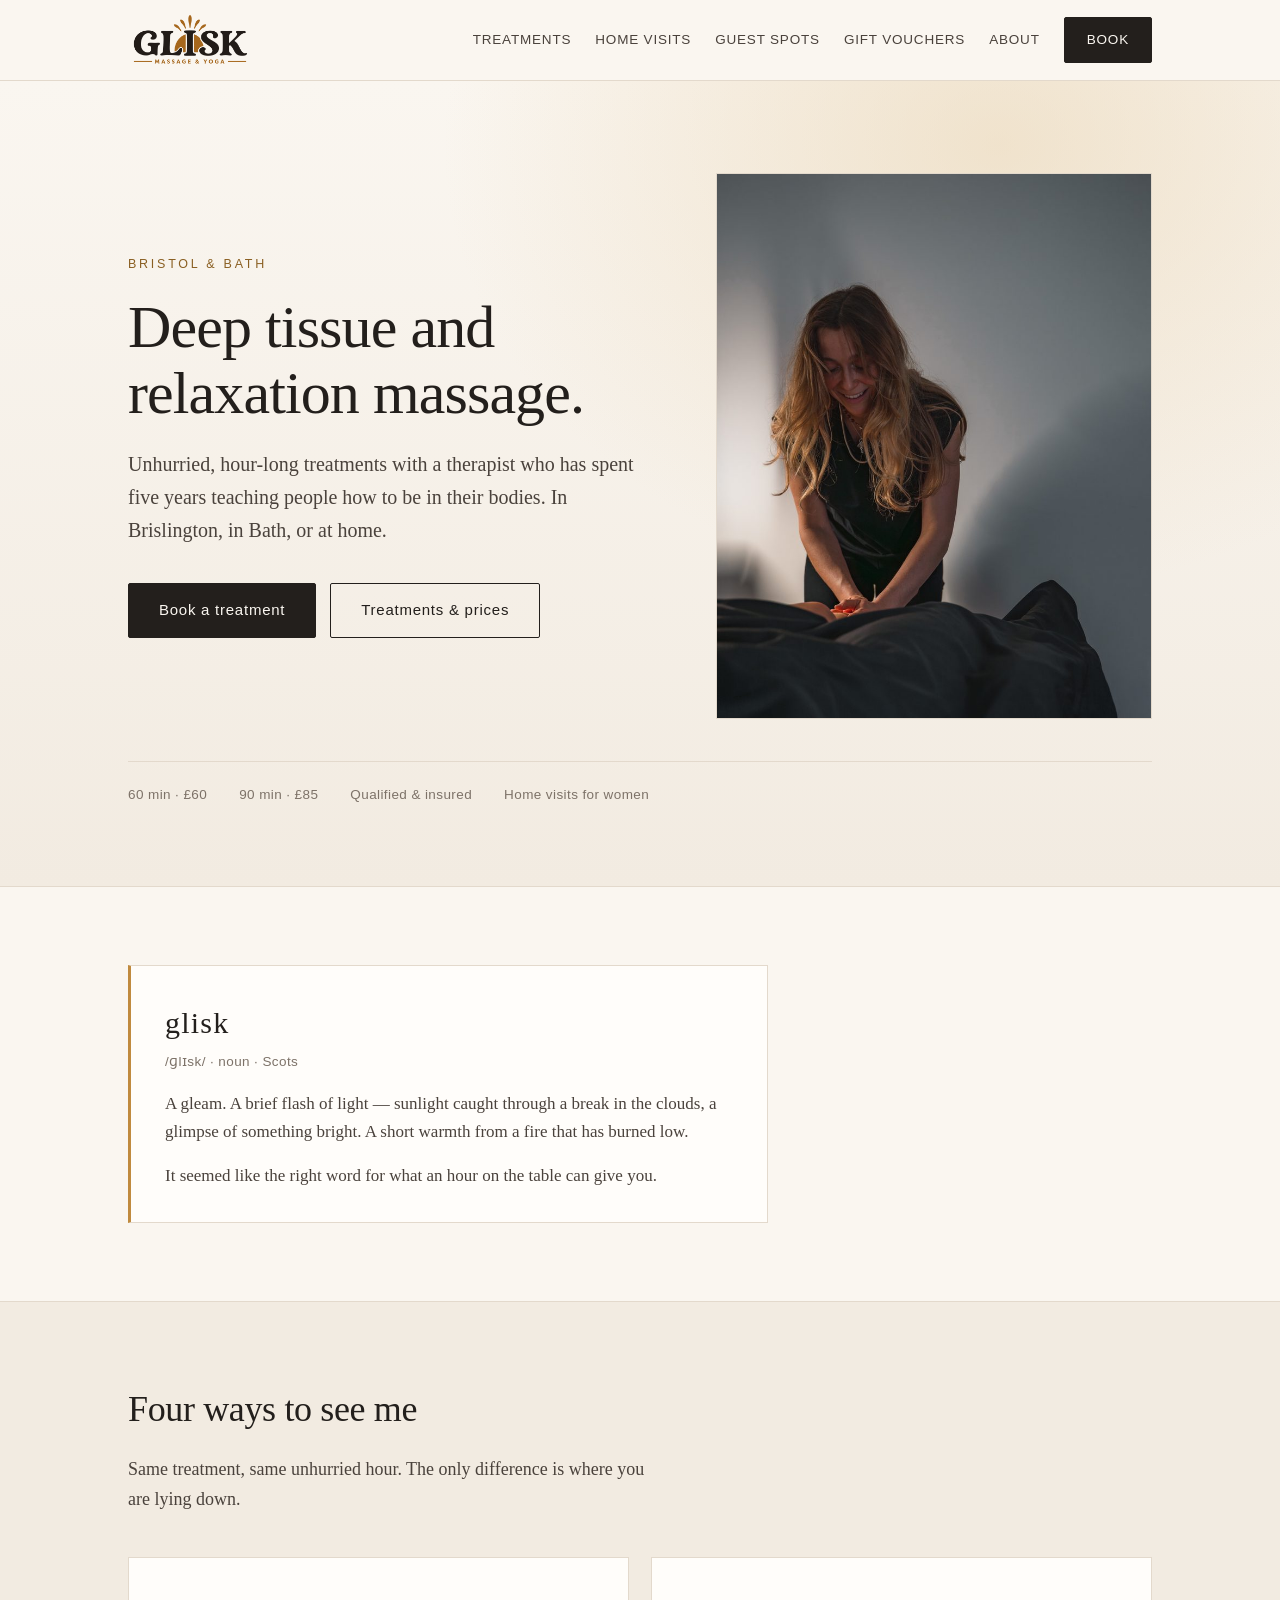
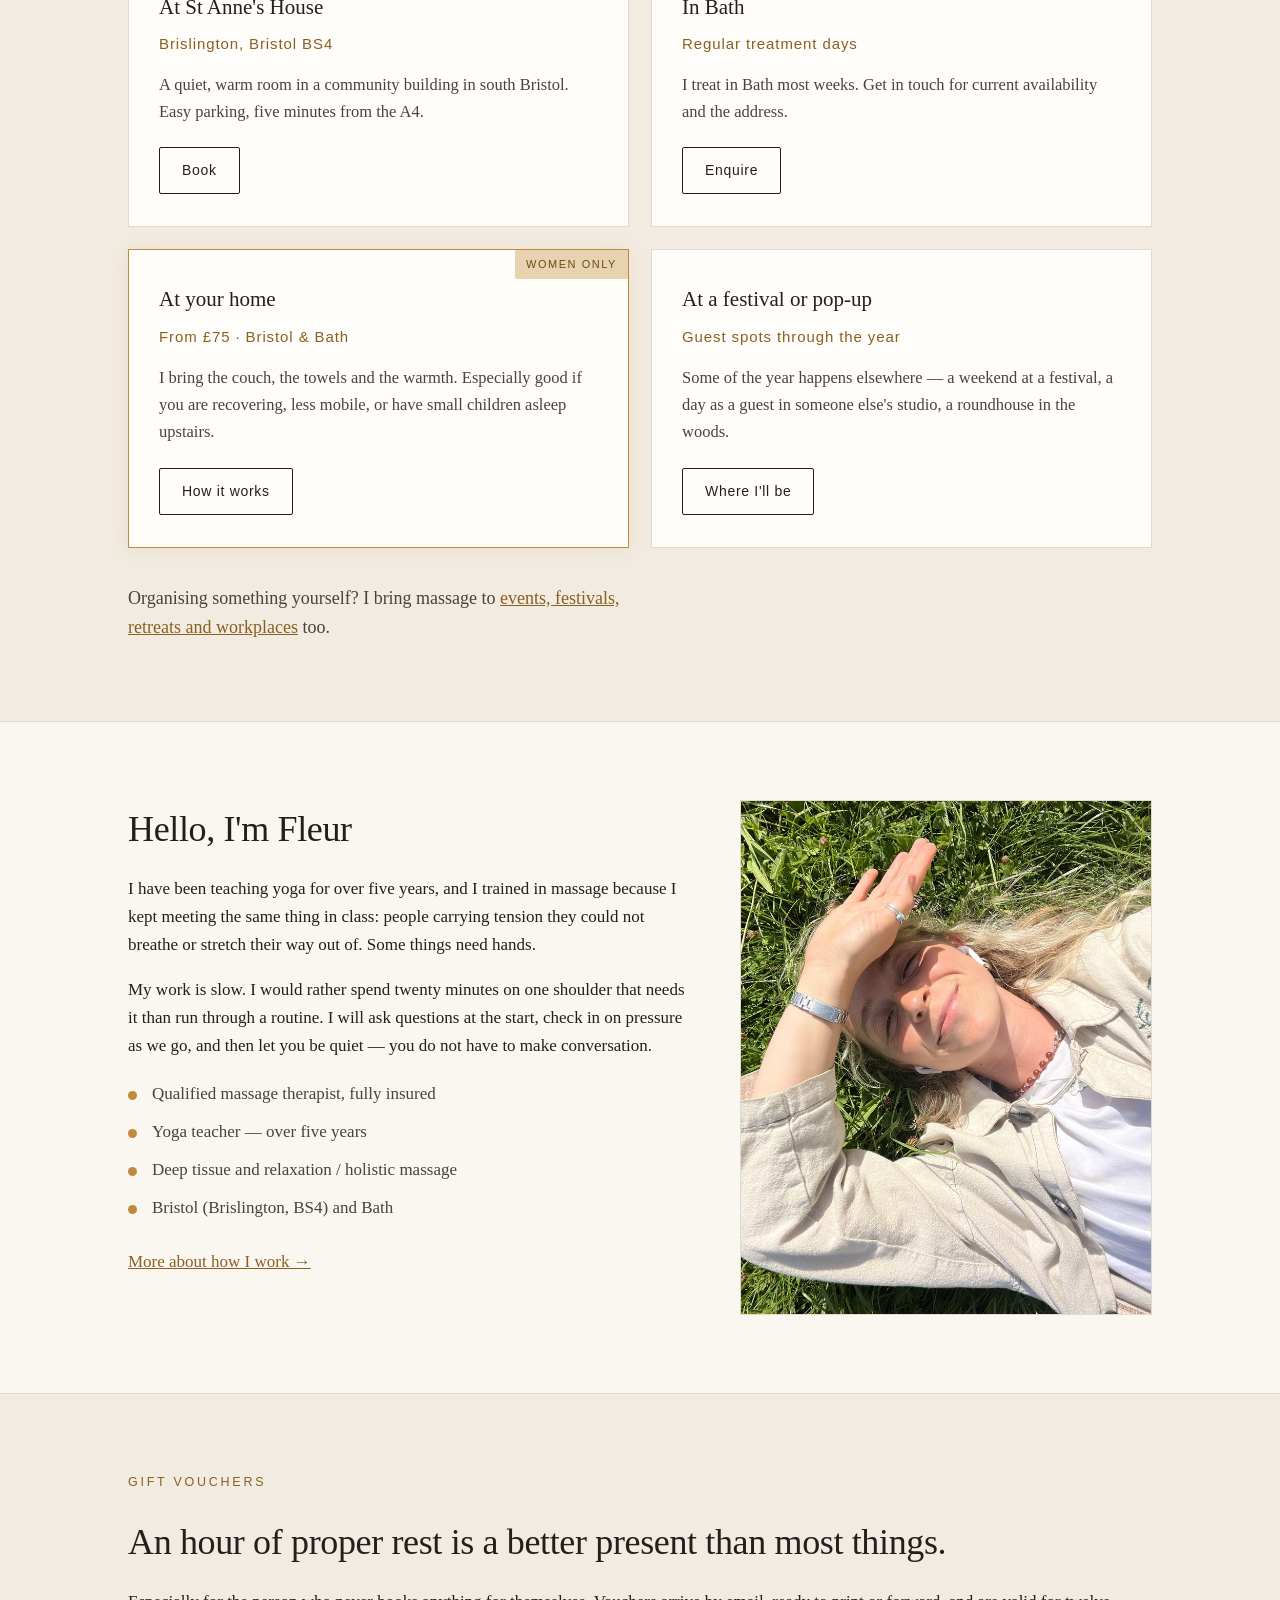
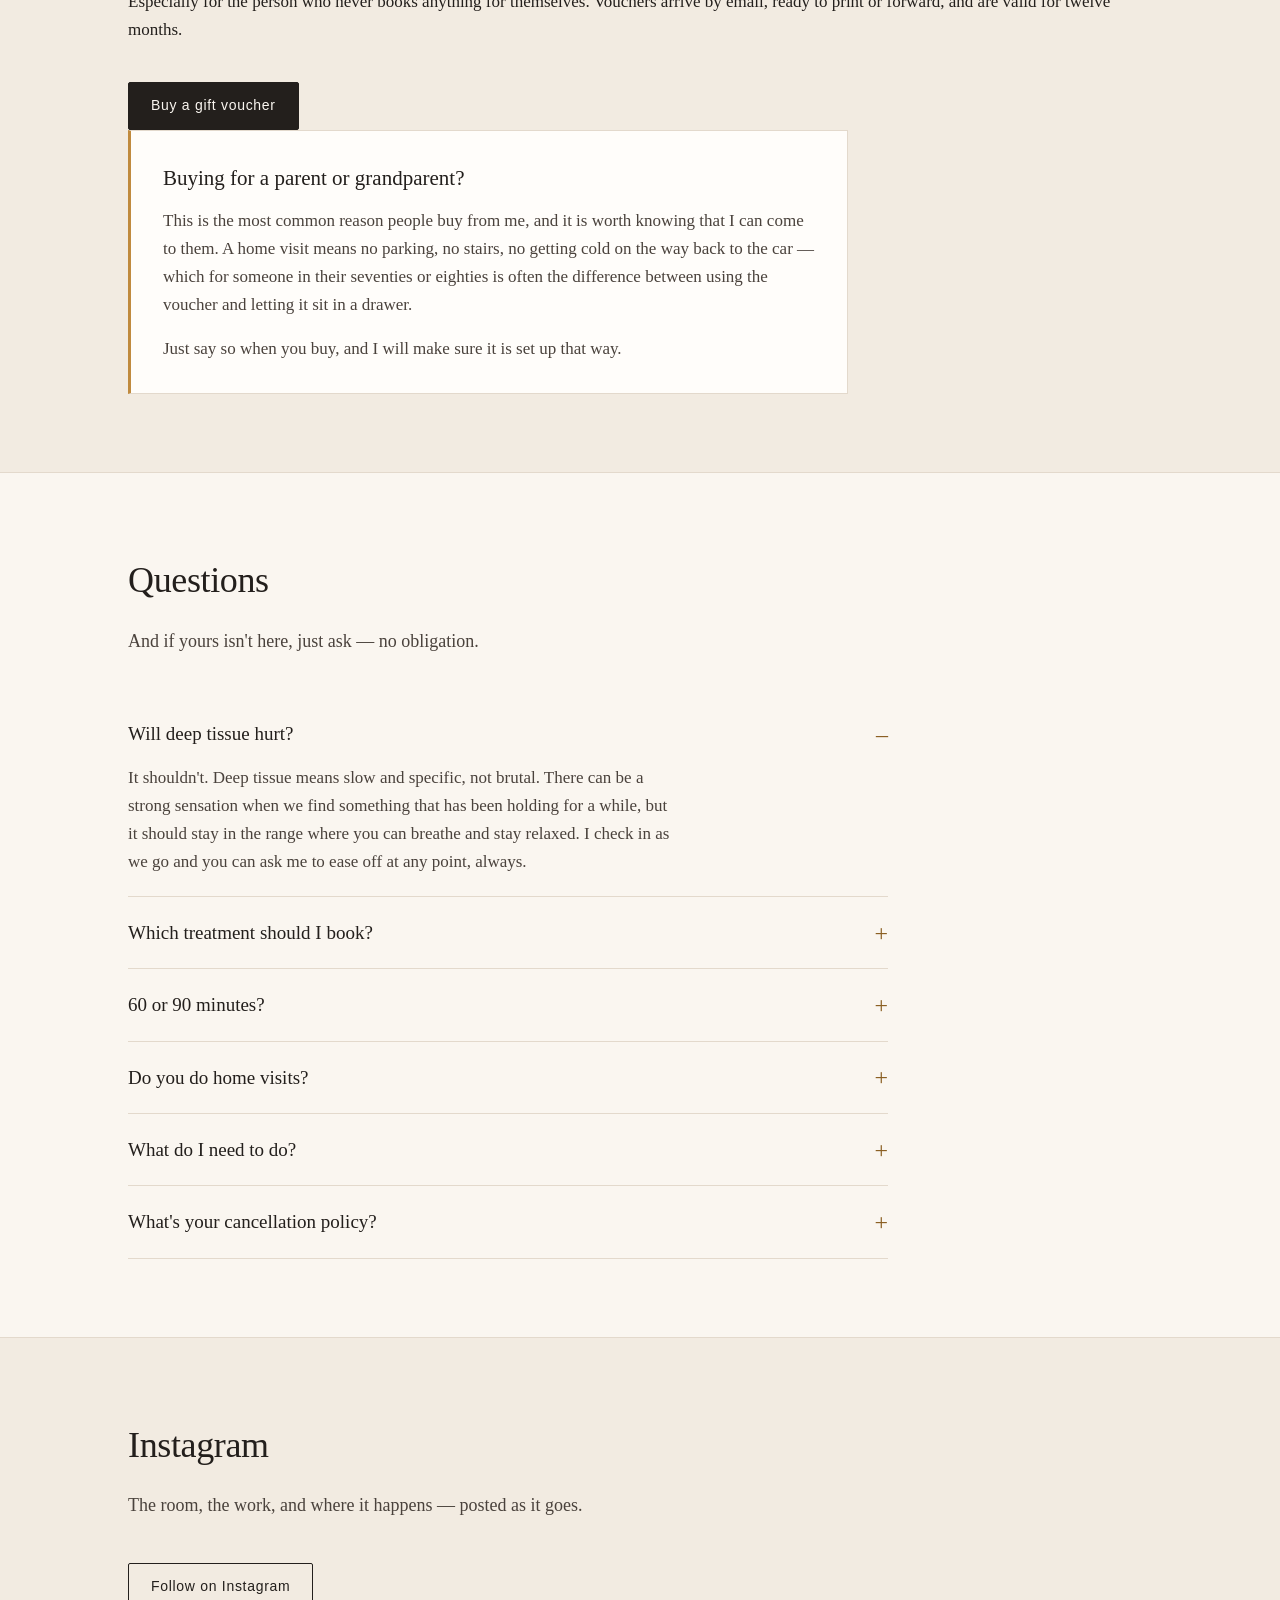
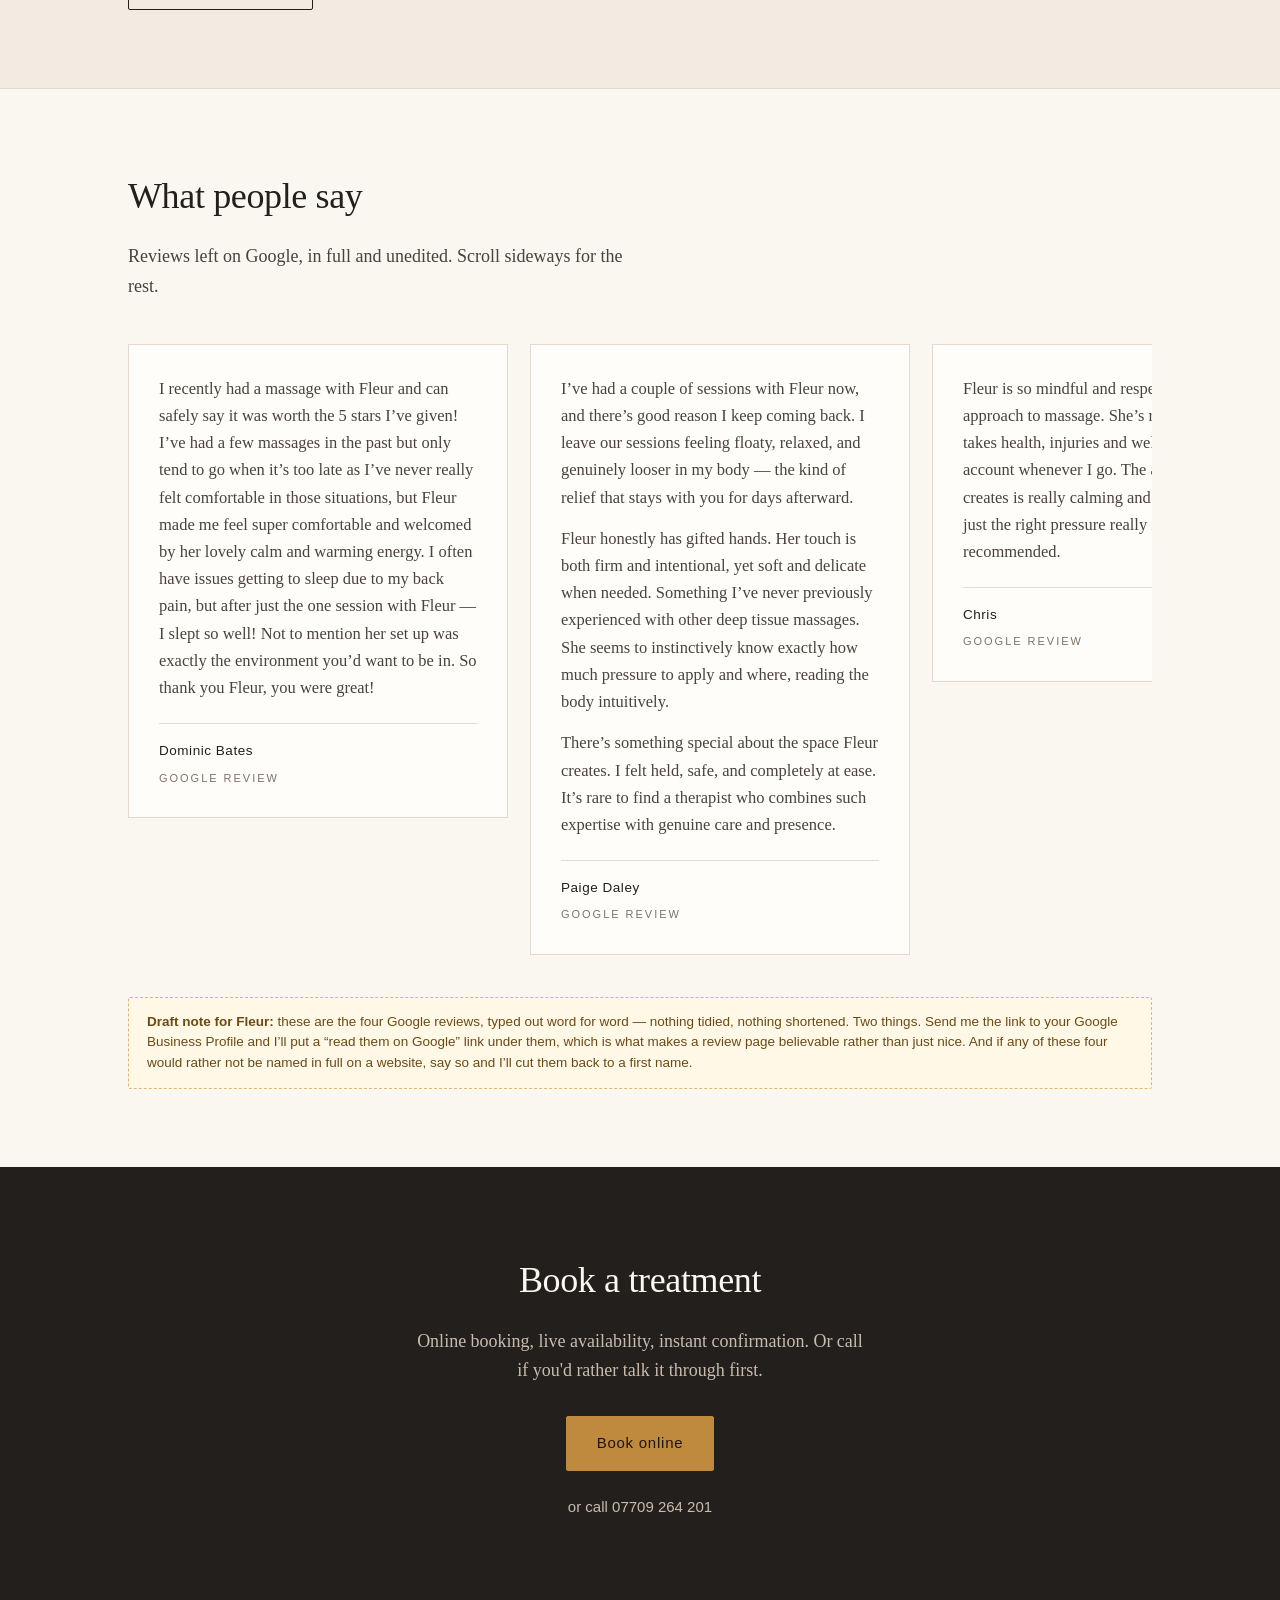
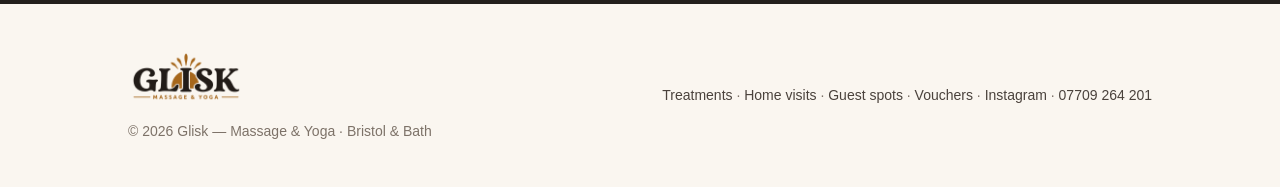
<file: index.html>
<!DOCTYPE html>
<html lang="en-GB">
<head>
<meta charset="utf-8">
<meta name="viewport" content="width=device-width, initial-scale=1">
<title>Glisk — Deep Tissue &amp; Relaxation Massage, Bristol &amp; Bath</title>
<meta name="description" content="Deep tissue and relaxation massage in Brislington, Bristol, and in Bath. Unhurried 60 and 90 minute treatments with Fleur, qualified massage therapist and yoga teacher. Home visits for women.">
<link rel="canonical" href="https://gliskmassage.co.uk/">
<meta property="og:type" content="website">
<meta property="og:title" content="Glisk — Deep Tissue &amp; Relaxation Massage, Bristol &amp; Bath">
<meta property="og:description" content="Unhurried deep tissue and relaxation massage in Brislington, Bristol, and in Bath.">
<meta property="og:url" content="https://gliskmassage.co.uk/">
<meta property="og:image" content="https://gliskmassage.co.uk/assets/img/og.jpg">
<meta property="og:image:width" content="1200">
<meta property="og:image:height" content="630">
<meta property="og:locale" content="en_GB">
<meta name="twitter:card" content="summary_large_image">
<link rel="stylesheet" href="assets/css/style.css">
<script type="application/ld+json">
{
  "@context": "https://schema.org",
  "@type": "DaySpa",
  "@id": "https://gliskmassage.co.uk/#business",
  "name": "Glisk — Massage & Yoga",
  "description": "Deep tissue and relaxation massage, and yoga, in Bristol and Bath.",
  "url": "https://gliskmassage.co.uk/",
  "telephone": "+447709264201",
  "priceRange": "££",
  "image": "https://gliskmassage.co.uk/assets/img/og.jpg",
  "address": {
    "@type": "PostalAddress",
    "streetAddress": "St Anne's House, St Anne's Road, Brislington",
    "addressLocality": "Bristol",
    "postalCode": "BS4 4AB",
    "addressCountry": "GB"
  },
  "geo": { "@type": "GeoCoordinates", "latitude": 51.44161, "longitude": -2.55432 },
  "areaServed": [
    { "@type": "City", "name": "Bristol" },
    { "@type": "City", "name": "Bath" }
  ],
  "sameAs": ["https://www.instagram.com/glisk_massage_yoga"],
  "makesOffer": [
    { "@type": "Offer", "itemOffered": { "@type": "Service", "name": "Deep Tissue Massage, 60 minutes" }, "price": "60.00", "priceCurrency": "GBP" },
    { "@type": "Offer", "itemOffered": { "@type": "Service", "name": "Deep Tissue Massage, 90 minutes" }, "price": "85.00", "priceCurrency": "GBP" },
    { "@type": "Offer", "itemOffered": { "@type": "Service", "name": "Relaxation & Wellbeing Massage, 60 minutes" }, "price": "60.00", "priceCurrency": "GBP" },
    { "@type": "Offer", "itemOffered": { "@type": "Service", "name": "Relaxation & Wellbeing Massage, 90 minutes" }, "price": "85.00", "priceCurrency": "GBP" }
  ]
}
</script>
</head>
<body>
<a href="#main" class="skip">Skip to content</a>

<nav>
  <div class="nav-in">
    <a href="index.html" class="logo"><img src="assets/img/logo.png" alt="Glisk — Massage &amp; Yoga, Bristol" width="960" height="480"></a>
    <div class="nav-links">
      <a href="treatments.html">Treatments</a>
      <a href="home-visits.html">Home visits</a>
      <a href="guest-spots.html">Guest spots</a>
      <a href="gift-vouchers.html">Gift vouchers</a>
      <a href="about.html">About</a>
      <a href="book.html" class="btn">Book</a>
    </div>
  </div>
</nav>

<main id="main">

<header class="hero">
  <div class="wrap">
    <div class="hero-in">
      <div class="hero-copy">
        <div class="kicker">Bristol &amp; Bath</div>
        <h1>Deep tissue and relaxation massage.</h1>
        <p class="lede">Unhurried, hour-long treatments with a therapist who has spent five years teaching people how to be in their bodies. In Brislington, in Bath, or at home.</p>
        <div class="hero-cta">
          <a href="book.html" class="btn btn-lg">Book a treatment</a>
          <a href="treatments.html" class="btn btn-ghost btn-lg">Treatments &amp; prices</a>
        </div>
      </div>
      <img src="assets/img/fleur-hero.jpg" class="hero-photo"
           alt="Fleur smiling as she works, both hands resting on a client's back under a dark sheet"
           width="800" height="1000">
    </div>
    <div class="hero-meta">
      <div>60 min · £60</div>
      <div>90 min · £85</div>
      <div>Qualified &amp; insured</div>
      <div>Home visits for women</div>
    </div>
  </div>
</header>

<section>
  <div class="wrap">
    <div class="namebox">
      <div class="word">glisk</div>
      <div class="pron">/ɡlɪsk/ · noun · Scots</div>
      <p>A gleam. A brief flash of light — sunlight caught through a break in the clouds, a glimpse of something bright. A short warmth from a fire that has burned low.</p>
      <p>It seemed like the right word for what an hour on the table can give you.</p>
    </div>
  </div>
</section>

<section class="alt">
  <div class="wrap">
    <h2>Four ways to see me</h2>
    <p class="sec-intro">Same treatment, same unhurried hour. The only difference is where you are lying down.</p>
    <div class="cards cards-4" style="margin-bottom:36px">
      <div class="card">
        <h3>At St Anne's House</h3>
        <div class="price">Brislington, Bristol BS4</div>
        <p>A quiet, warm room in a community building in south Bristol. Easy parking, five minutes from the A4.</p>
        <a href="book.html" class="btn btn-ghost">Book</a>
      </div>
      <div class="card">
        <h3>In Bath</h3>
        <div class="price">Regular treatment days</div>
        <p>I treat in Bath most weeks. Get in touch for current availability and the address.</p>
        <a href="mailto:hello@gliskmassage.co.uk" class="btn btn-ghost">Enquire</a>
      </div>
      <div class="card card-feature">
        <span class="badge">Women only</span>
        <h3>At your home</h3>
        <div class="price">From £75 · Bristol &amp; Bath</div>
        <p>I bring the couch, the towels and the warmth. Especially good if you are recovering, less mobile, or have small children asleep upstairs.</p>
        <a href="home-visits.html" class="btn btn-ghost">How it works</a>
      </div>
      <div class="card">
        <h3>At a festival or pop-up</h3>
        <div class="price">Guest spots through the year</div>
        <p>Some of the year happens elsewhere — a weekend at a festival, a day as a guest in someone else's studio, a roundhouse in the woods.</p>
        <a href="guest-spots.html" class="btn btn-ghost">Where I'll be</a>
      </div>
    </div>
    <p class="sec-intro" style="margin-bottom:0">Organising something yourself? I bring massage to <a href="guest-spots.html">events, festivals, retreats and workplaces</a> too.</p>
  </div>
</section>

<section>
  <div class="wrap">
    <div class="two">
      <div>
        <h2>Hello, I'm Fleur</h2>
        <p>I have been teaching yoga for over five years, and I trained in massage because I kept meeting the same thing in class: people carrying tension they could not breathe or stretch their way out of. Some things need hands.</p>
        <p>My work is slow. I would rather spend twenty minutes on one shoulder that needs it than run through a routine. I will ask questions at the start, check in on pressure as we go, and then let you be quiet — you do not have to make conversation.</p>
        <ul class="ticks">
          <li>Qualified massage therapist, fully insured</li>
          <li>Yoga teacher — over five years</li>
          <li>Deep tissue and relaxation / holistic massage</li>
          <li>Bristol (Brislington, BS4) and Bath</li>
        </ul>
        <p style="margin-top:26px"><a href="about.html">More about how I work →</a></p>
      </div>
      <img src="assets/img/fleur-portrait.jpg"
           alt="Fleur lying in long grass in the sun, eyes closed, one hand resting against her forehead"
           class="photo photo-portrait" width="800" height="1000" loading="lazy">
    </div>
  </div>
</section>

<section class="alt">
  <div class="wrap">
    <div class="two-even">
      <div>
        <div class="kicker">Gift vouchers</div>
        <h2>An hour of proper rest is a better present than most things.</h2>
        <p>Especially for the person who never books anything for themselves. Vouchers arrive by email, ready to print or forward, and are valid for twelve months.</p>
        <p><a href="gift-vouchers.html" class="btn" style="margin-top:22px">Buy a gift voucher</a></p>
      </div>
      <div>
        <div class="policy">
          <h3>Buying for a parent or grandparent?</h3>
          <p>This is the most common reason people buy from me, and it is worth knowing that I can come to them. A home visit means no parking, no stairs, no getting cold on the way back to the car — which for someone in their seventies or eighties is often the difference between using the voucher and letting it sit in a drawer.</p>
          <p>Just say so when you buy, and I will make sure it is set up that way.</p>
        </div>
      </div>
    </div>
  </div>
</section>

<section>
  <div class="wrap">
    <h2>Questions</h2>
    <p class="sec-intro">And if yours isn't here, just ask — no obligation.</p>

    <details open>
      <summary>Will deep tissue hurt?</summary>
      <p>It shouldn't. Deep tissue means slow and specific, not brutal. There can be a strong sensation when we find something that has been holding for a while, but it should stay in the range where you can breathe and stay relaxed. I check in as we go and you can ask me to ease off at any point, always.</p>
    </details>
    <details>
      <summary>Which treatment should I book?</summary>
      <p>If you have a specific area that aches or you train hard, book deep tissue. If you are stressed, not sleeping, or just need to stop, book relaxation. If you are unsure, book either and tell me on the day — I tailor it once we've talked, and there is no price difference.</p>
    </details>
    <details>
      <summary>60 or 90 minutes?</summary>
      <p>Ninety, if you can. Sixty is a good treatment but it means choosing where to focus. Ninety means we cover the back, hips and neck properly, and it gives you long enough to genuinely switch off rather than just starting to.</p>
    </details>
    <details>
      <summary>Do you do home visits?</summary>
      <p>Yes, in Bristol and Bath — and for women only. That is a safety decision rather than a preference, and I have explained the reasoning honestly on the <a href="home-visits.html">home visits page</a>. Treatments at St Anne's House are open to everyone.</p>
    </details>
    <details>
      <summary>What do I need to do?</summary>
      <p>Nothing. Arrive a few minutes early, wear something comfortable. You'll undress to your underwear and be covered by towels throughout, with only the area being worked on uncovered. Drink some water afterwards and don't book anything strenuous straight after if you can help it.</p>
    </details>
    <details>
      <summary>What's your cancellation policy?</summary>
      <p>Treatments are paid for when you book, and cancelling refunds you in full, straight back to your card. Please give 24 hours' notice where you can, so the slot can go to someone else. Life happens, and I'm reasonable about it.</p>
    </details>
  </div>
</section>

<section class="alt">
  <div class="wrap">
    <h2>Instagram</h2>
    <p class="sec-intro">The room, the work, and where it happens — posted as it goes.</p>
    <div class="step-nav">
      <a href="https://www.instagram.com/glisk_massage_yoga" class="btn btn-ghost" rel="noopener">Follow on Instagram</a>
    </div>
  </div>
</section>

<section>
  <div class="wrap">
    <h2>What people say</h2>
    <p class="sec-intro">Reviews left on Google, in full and unedited. Scroll sideways for the rest.</p>

    <div class="quotes" tabindex="0" role="group" aria-label="Client reviews — scroll sideways for more">

      <figure class="quote">
        <blockquote>
          <p>I recently had a massage with Fleur and can safely say it was worth the 5 stars I’ve given! I’ve had a few massages in the past but only tend to go when it’s too late as I’ve never really felt comfortable in those situations, but Fleur made me feel super comfortable and welcomed by her lovely calm and warming energy. I often have issues getting to sleep due to my back pain, but after just the one session with Fleur — I slept so well! Not to mention her set up was exactly the environment you’d want to be in. So thank you Fleur, you were great!</p>
        </blockquote>
        <figcaption>Dominic Bates<span>Google review</span></figcaption>
      </figure>

      <figure class="quote">
        <blockquote>
          <p>I’ve had a couple of sessions with Fleur now, and there’s good reason I keep coming back. I leave our sessions feeling floaty, relaxed, and genuinely looser in my body — the kind of relief that stays with you for days afterward.</p>
          <p>Fleur honestly has gifted hands. Her touch is both firm and intentional, yet soft and delicate when needed. Something I’ve never previously experienced with other deep tissue massages. She seems to instinctively know exactly how much pressure to apply and where, reading the body intuitively.</p>
          <p>There’s something special about the space Fleur creates. I felt held, safe, and completely at ease. It’s rare to find a therapist who combines such expertise with genuine care and presence.</p>
        </blockquote>
        <figcaption>Paige Daley<span>Google review</span></figcaption>
      </figure>

      <figure class="quote">
        <blockquote>
          <p>Fleur is so mindful and respectful in her approach to massage. She’s really attentive and takes health, injuries and wellbeing into account whenever I go. The atmosphere she creates is really calming and she’s able to find just the right pressure really intuitively. Highly recommended.</p>
        </blockquote>
        <figcaption>Chris<span>Google review</span></figcaption>
      </figure>

      <figure class="quote">
        <blockquote>
          <p>I was so lucky to win a massage through one of Fleur’s Instagram giveaways (@glisk_massage_yoga), and she was absolutely incredible! She really focused on the knots in my back and took the time to listen to my concerns. Between the soothing music and the lovely scents in the room, the whole experience was so relaxing. I’ll definitely be booking in again! x x</p>
        </blockquote>
        <figcaption>Katie Fergo<span>Google review</span></figcaption>
      </figure>

    </div>

    <div class="note">
      <strong>Draft note for Fleur:</strong> these are the four Google reviews, typed out word for word — nothing tidied, nothing shortened. Two things. Send me the link to your Google Business Profile and I’ll put a &ldquo;read them on Google&rdquo; link under them, which is what makes a review page believable rather than just nice. And if any of these four would rather not be named in full on a website, say so and I’ll cut them back to a first name.
    </div>
  </div>
</section>

<section class="book" id="book">
  <h2>Book a treatment</h2>
  <p>Online booking, live availability, instant confirmation. Or call if you'd rather talk it through first.</p>
  <a href="book.html" class="btn btn-lg">Book online</a>
  <a href="tel:07709264201" class="phone">or call 07709 264 201</a>
</section>

</main>

<footer>
  <div class="wrap foot-in">
    <div class="foot-brand"><img src="assets/img/logo.png" alt="" width="960" height="480"><span>© 2026 Glisk — Massage &amp; Yoga · Bristol &amp; Bath</span></div>
    <div>
      <a href="treatments.html">Treatments</a> ·
      <a href="home-visits.html">Home visits</a> ·
      <a href="guest-spots.html">Guest spots</a> ·
      <a href="gift-vouchers.html">Vouchers</a> ·
      <a href="https://www.instagram.com/glisk_massage_yoga">Instagram</a> ·
      <a href="tel:07709264201">07709 264 201</a>
    </div>
  </div>
</footer>

</body>
</html>
</file>
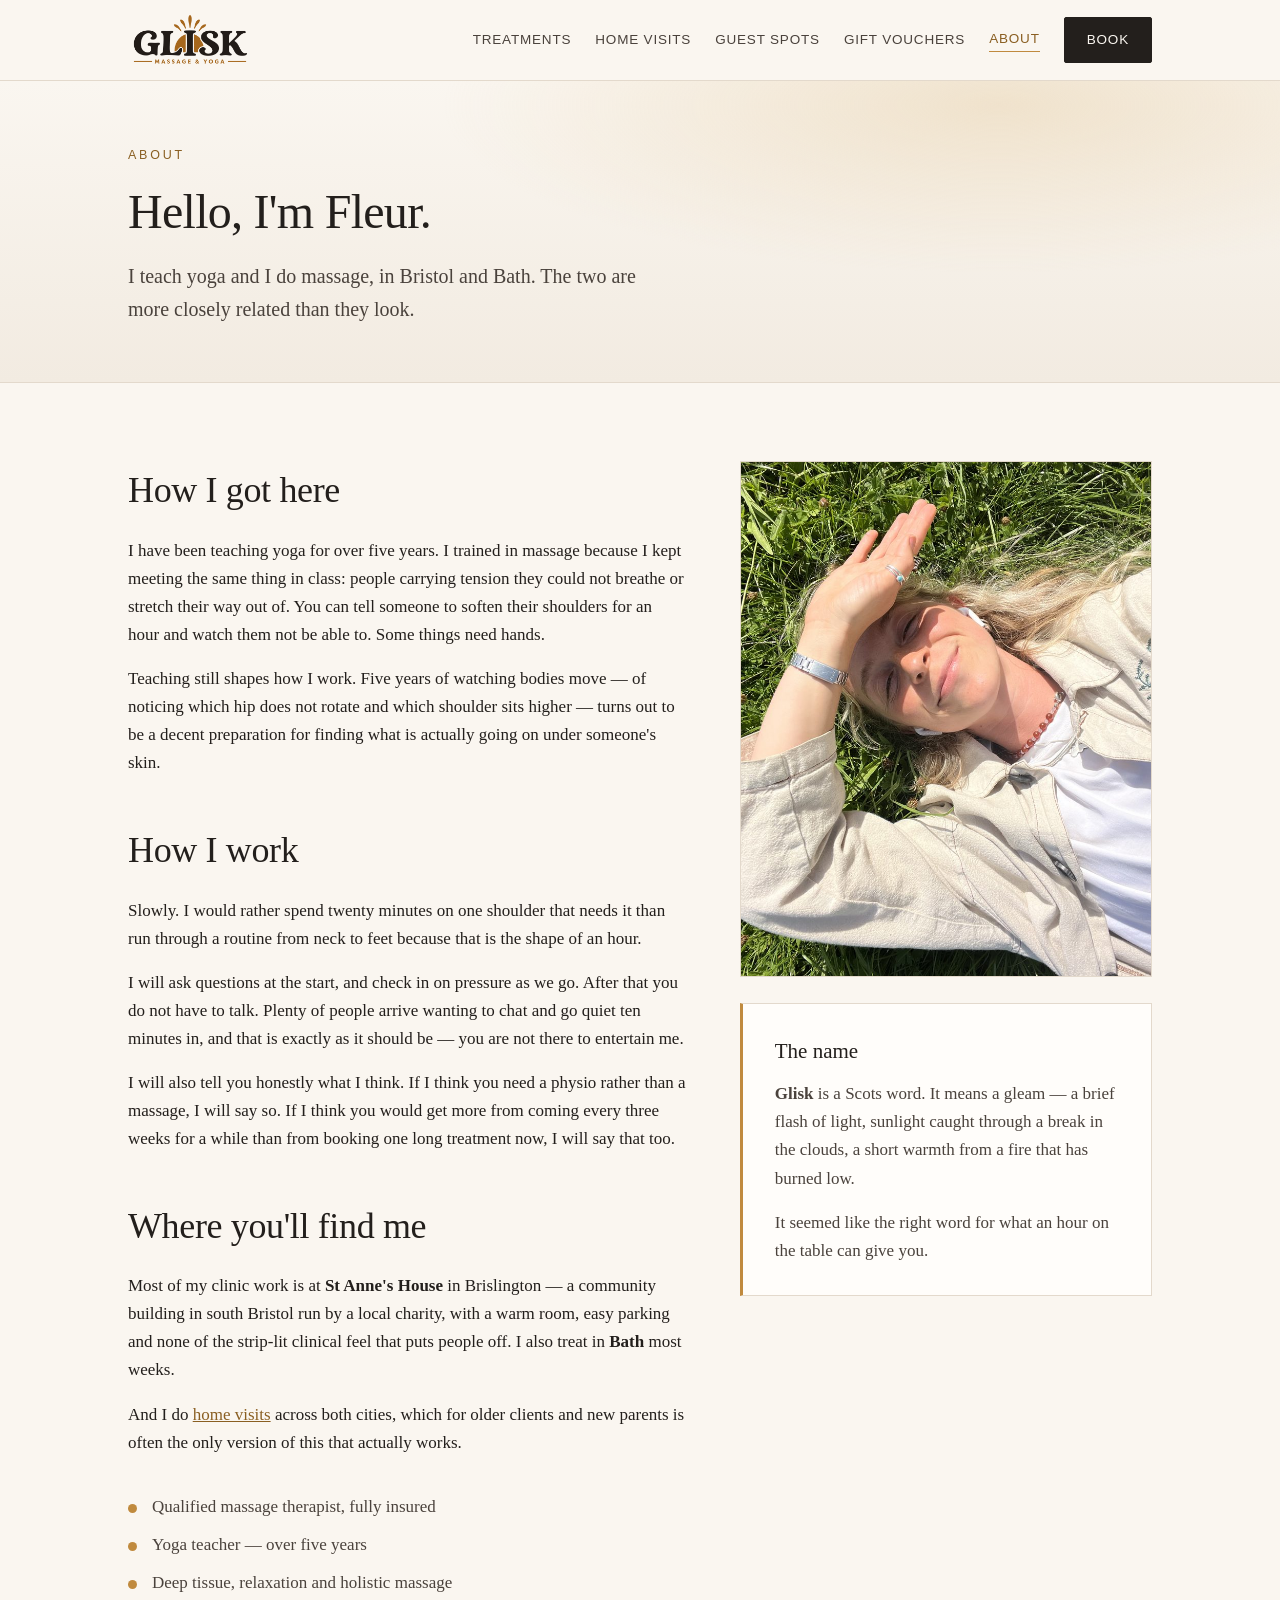
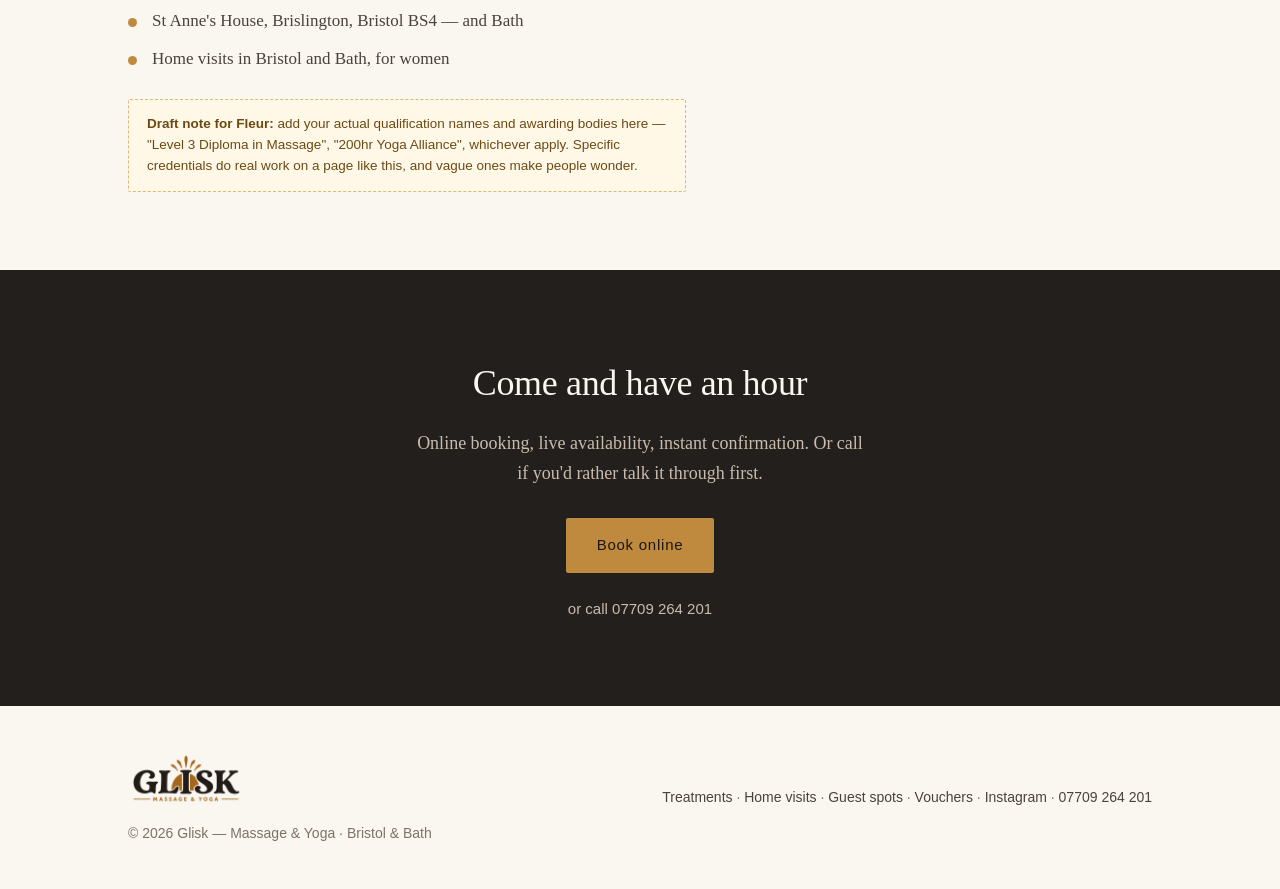
<file: about.html>
<!DOCTYPE html>
<html lang="en-GB">
<head>
<meta charset="utf-8">
<meta name="viewport" content="width=device-width, initial-scale=1">
<title>About Fleur — Massage Therapist &amp; Yoga Teacher, Bristol | Glisk</title>
<meta name="description" content="Fleur is a qualified massage therapist and yoga teacher of over five years, working in Brislington, Bristol and in Bath. Deep tissue and relaxation massage.">
<link rel="canonical" href="https://gliskmassage.co.uk/about.html">
<meta property="og:type" content="profile">
<meta property="og:title" content="About Fleur — Massage Therapist &amp; Yoga Teacher, Bristol">
<meta property="og:description" content="Qualified massage therapist and yoga teacher of over five years, in Bristol and Bath.">
<meta property="og:url" content="https://gliskmassage.co.uk/about.html">
<meta property="og:image" content="https://gliskmassage.co.uk/assets/img/og.jpg">
<meta property="og:image:width" content="1200">
<meta property="og:image:height" content="630">
<meta property="og:locale" content="en_GB">
<meta name="twitter:card" content="summary_large_image">
<link rel="stylesheet" href="assets/css/style.css">
</head>
<body>
<a href="#main" class="skip">Skip to content</a>

<nav>
  <div class="nav-in">
    <a href="index.html" class="logo"><img src="assets/img/logo.png" alt="Glisk — Massage &amp; Yoga, Bristol" width="960" height="480"></a>
    <div class="nav-links">
      <a href="treatments.html">Treatments</a>
      <a href="home-visits.html">Home visits</a>
      <a href="guest-spots.html">Guest spots</a>
      <a href="gift-vouchers.html">Gift vouchers</a>
      <a href="about.html" aria-current="page">About</a>
      <a href="book.html" class="btn">Book</a>
    </div>
  </div>
</nav>

<main id="main">

<header class="hero hero-sm">
  <div class="wrap">
    <div class="kicker">About</div>
    <h1>Hello, I'm Fleur.</h1>
    <p class="lede">I teach yoga and I do massage, in Bristol and Bath. The two are more closely related than they look.</p>
  </div>
</header>

<section>
  <div class="wrap">
    <div class="two">
      <div>
        <h2>How I got here</h2>
        <p>I have been teaching yoga for over five years. I trained in massage because I kept meeting the same thing in class: people carrying tension they could not breathe or stretch their way out of. You can tell someone to soften their shoulders for an hour and watch them not be able to. Some things need hands.</p>
        <p>Teaching still shapes how I work. Five years of watching bodies move — of noticing which hip does not rotate and which shoulder sits higher — turns out to be a decent preparation for finding what is actually going on under someone's skin.</p>

        <h2 style="margin-top:44px">How I work</h2>
        <p>Slowly. I would rather spend twenty minutes on one shoulder that needs it than run through a routine from neck to feet because that is the shape of an hour.</p>
        <p>I will ask questions at the start, and check in on pressure as we go. After that you do not have to talk. Plenty of people arrive wanting to chat and go quiet ten minutes in, and that is exactly as it should be — you are not there to entertain me.</p>
        <p>I will also tell you honestly what I think. If I think you need a physio rather than a massage, I will say so. If I think you would get more from coming every three weeks for a while than from booking one long treatment now, I will say that too.</p>

        <h2 style="margin-top:44px">Where you'll find me</h2>
        <p>Most of my clinic work is at <strong>St Anne's House</strong> in Brislington — a community building in south Bristol run by a local charity, with a warm room, easy parking and none of the strip-lit clinical feel that puts people off. I also treat in <strong>Bath</strong> most weeks.</p>
        <p>And I do <a href="home-visits.html">home visits</a> across both cities, which for older clients and new parents is often the only version of this that actually works.</p>

        <ul class="ticks" style="margin-top:36px">
          <li>Qualified massage therapist, fully insured</li>
          <li>Yoga teacher — over five years</li>
          <li>Deep tissue, relaxation and holistic massage</li>
          <li>St Anne's House, Brislington, Bristol BS4 — and Bath</li>
          <li>Home visits in Bristol and Bath, for women</li>
        </ul>

        <div class="note">
          <strong>Draft note for Fleur:</strong> add your actual qualification names and awarding bodies here — "Level 3 Diploma in Massage", "200hr Yoga Alliance", whichever apply. Specific credentials do real work on a page like this, and vague ones make people wonder.
        </div>
      </div>

      <div>
        <img src="assets/img/fleur-portrait.jpg"
             alt="Fleur lying in long grass in the sun, eyes closed, one hand resting against her forehead"
             class="photo photo-portrait" width="800" height="1000">
        <div class="policy" style="margin-top:26px">
          <h3>The name</h3>
          <p><strong>Glisk</strong> is a Scots word. It means a gleam — a brief flash of light, sunlight caught through a break in the clouds, a short warmth from a fire that has burned low.</p>
          <p>It seemed like the right word for what an hour on the table can give you.</p>
        </div>
      </div>
    </div>
  </div>
</section>

<section class="book">
  <h2>Come and have an hour</h2>
  <p>Online booking, live availability, instant confirmation. Or call if you'd rather talk it through first.</p>
  <a href="book.html" class="btn btn-lg">Book online</a>
  <a href="tel:07709264201" class="phone">or call 07709 264 201</a>
</section>

</main>

<footer>
  <div class="wrap foot-in">
    <div class="foot-brand"><img src="assets/img/logo.png" alt="" width="960" height="480"><span>© 2026 Glisk — Massage &amp; Yoga · Bristol &amp; Bath</span></div>
    <div>
      <a href="treatments.html">Treatments</a> ·
      <a href="home-visits.html">Home visits</a> ·
      <a href="guest-spots.html">Guest spots</a> ·
      <a href="gift-vouchers.html">Vouchers</a> ·
      <a href="https://www.instagram.com/glisk_massage_yoga">Instagram</a> ·
      <a href="tel:07709264201">07709 264 201</a>
    </div>
  </div>
</footer>

</body>
</html>
</file>
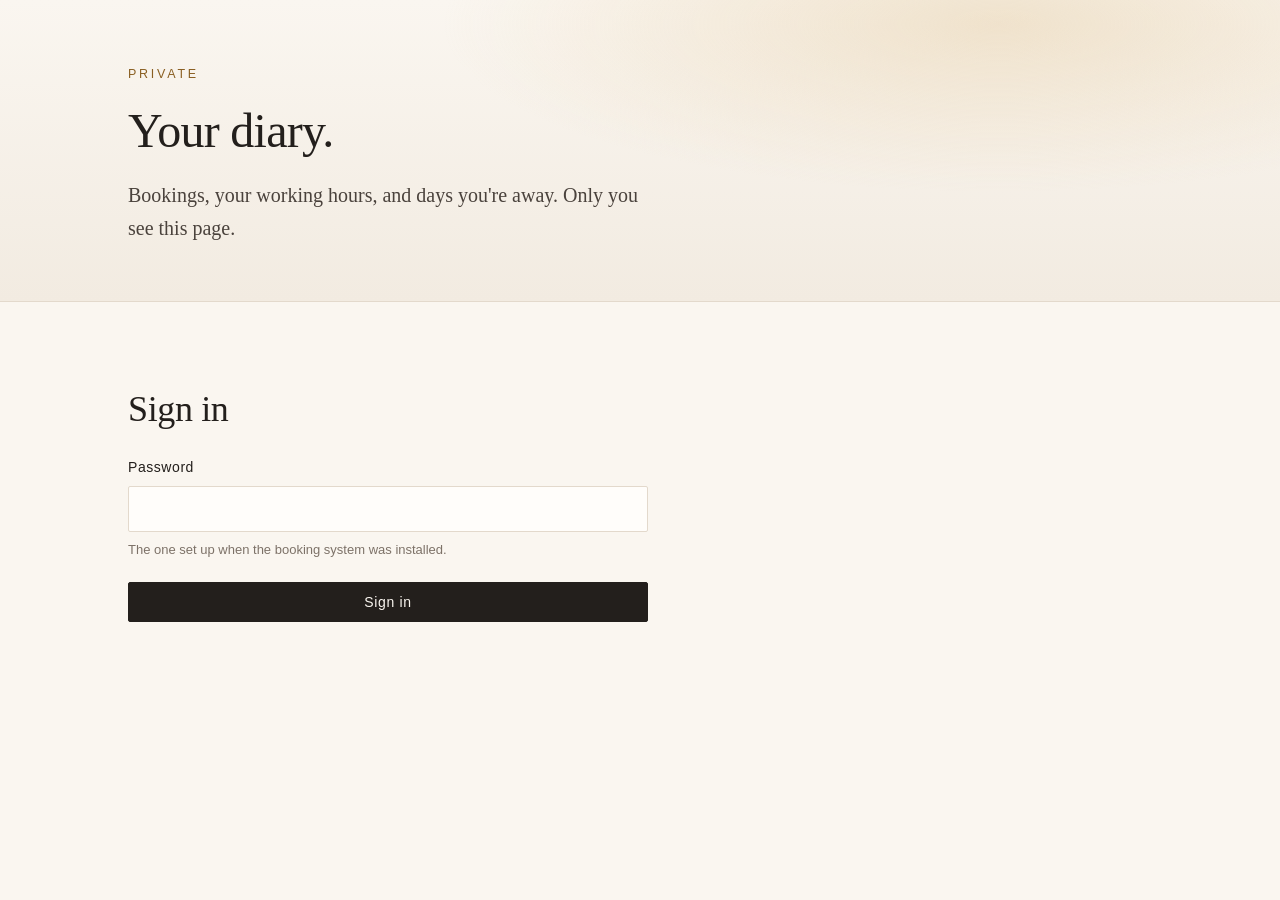
<file: admin.html>
<!DOCTYPE html>
<html lang="en-GB">
<head>
<meta charset="utf-8">
<meta name="viewport" content="width=device-width, initial-scale=1">
<title>Diary — Glisk Massage &amp; Yoga</title>
<meta name="robots" content="noindex, nofollow">
<link rel="stylesheet" href="assets/css/style.css">
</head>
<body>
<main id="main">
<header class="hero hero-sm">
  <div class="wrap">
    <div class="kicker">Private</div>
    <h1>Your diary.</h1>
    <p class="lede">Bookings, your working hours, and days you're away. Only you see this page.</p>
  </div>
</header>

<section>
  <div class="wrap">
    <div id="signin">
      <h2>Sign in</h2>
      <form class="bookform" id="signin-form">
        <label>Password
          <input type="password" name="token" autocomplete="current-password" required>
          <span class="hint">The one set up when the booking system was installed.</span>
        </label>
        <button type="submit" class="btn">Sign in</button>
        <p class="formerror" id="signin-error" role="alert" hidden></p>
      </form>
    </div>

    <div id="panel" hidden>
      <h2>Coming up</h2>
      <p class="sec-intro" id="bookings-summary">Loading…</p>
      <div id="bookings"></div>

      <h2 style="margin-top:64px">Your working hours</h2>
      <p class="sec-intro">Leave a day blank if you don't work it. Times are 24-hour, like 10:00 and 17:00.</p>
      <form class="bookform" id="hours-form" style="max-width:640px"></form>
      <div class="step-nav">
        <button type="button" class="btn" id="save-hours">Save hours</button>
        <span class="loading" id="hours-status" role="status" aria-live="polite"></span>
      </div>

      <h2 style="margin-top:64px">Days away</h2>
      <p class="sec-intro">Festivals, holidays, guest spots — anything that should close the calendar.</p>
      <form class="bookform" id="blackout-form" style="max-width:520px">
        <label>From <input type="date" name="from" required></label>
        <label>To <span class="opt">(inclusive)</span> <input type="date" name="to" required></label>
        <label>Reason <span class="opt">(optional)</span> <input type="text" name="reason" maxlength="120"></label>
        <button type="submit" class="btn">Add</button>
      </form>
      <div id="blackouts" style="margin-top:28px"></div>
    </div>
  </div>
</section>
</main>
<script src="assets/js/admin.js" defer></script>
</body>
</html>
</file>
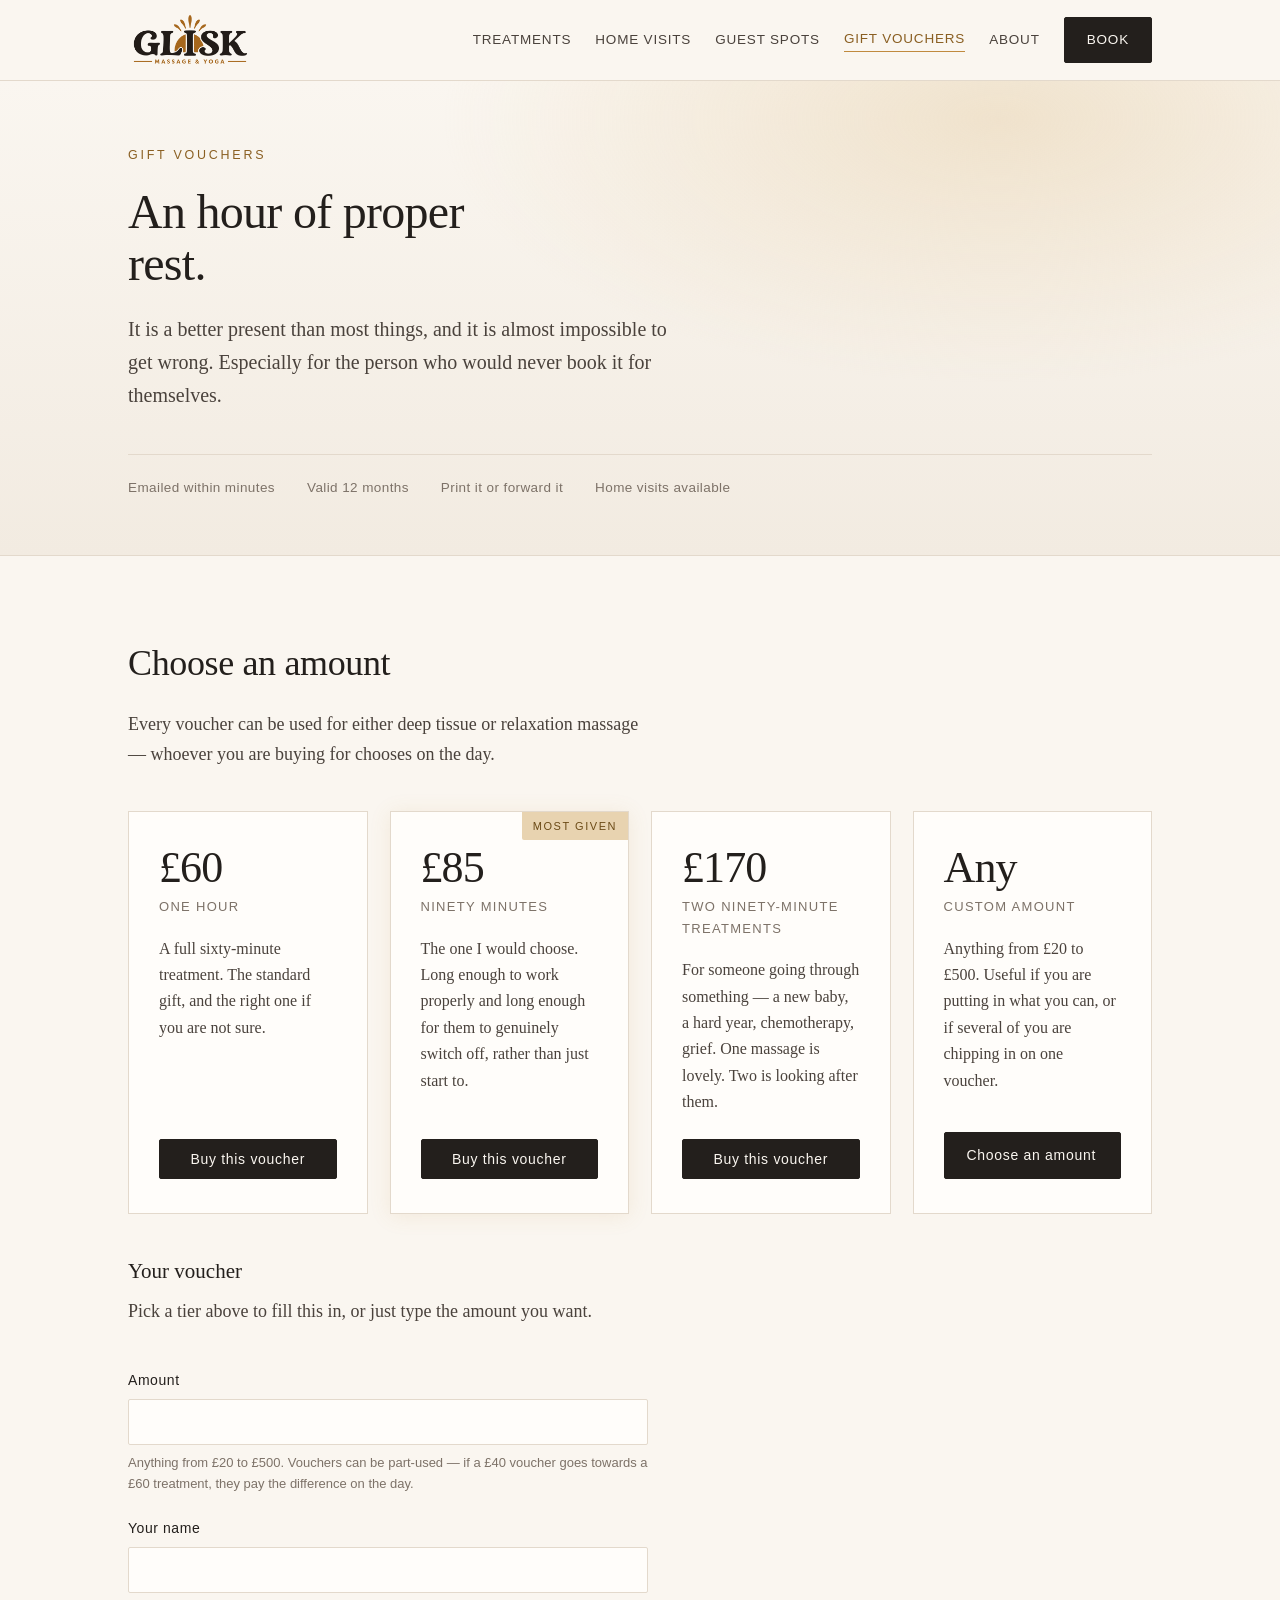
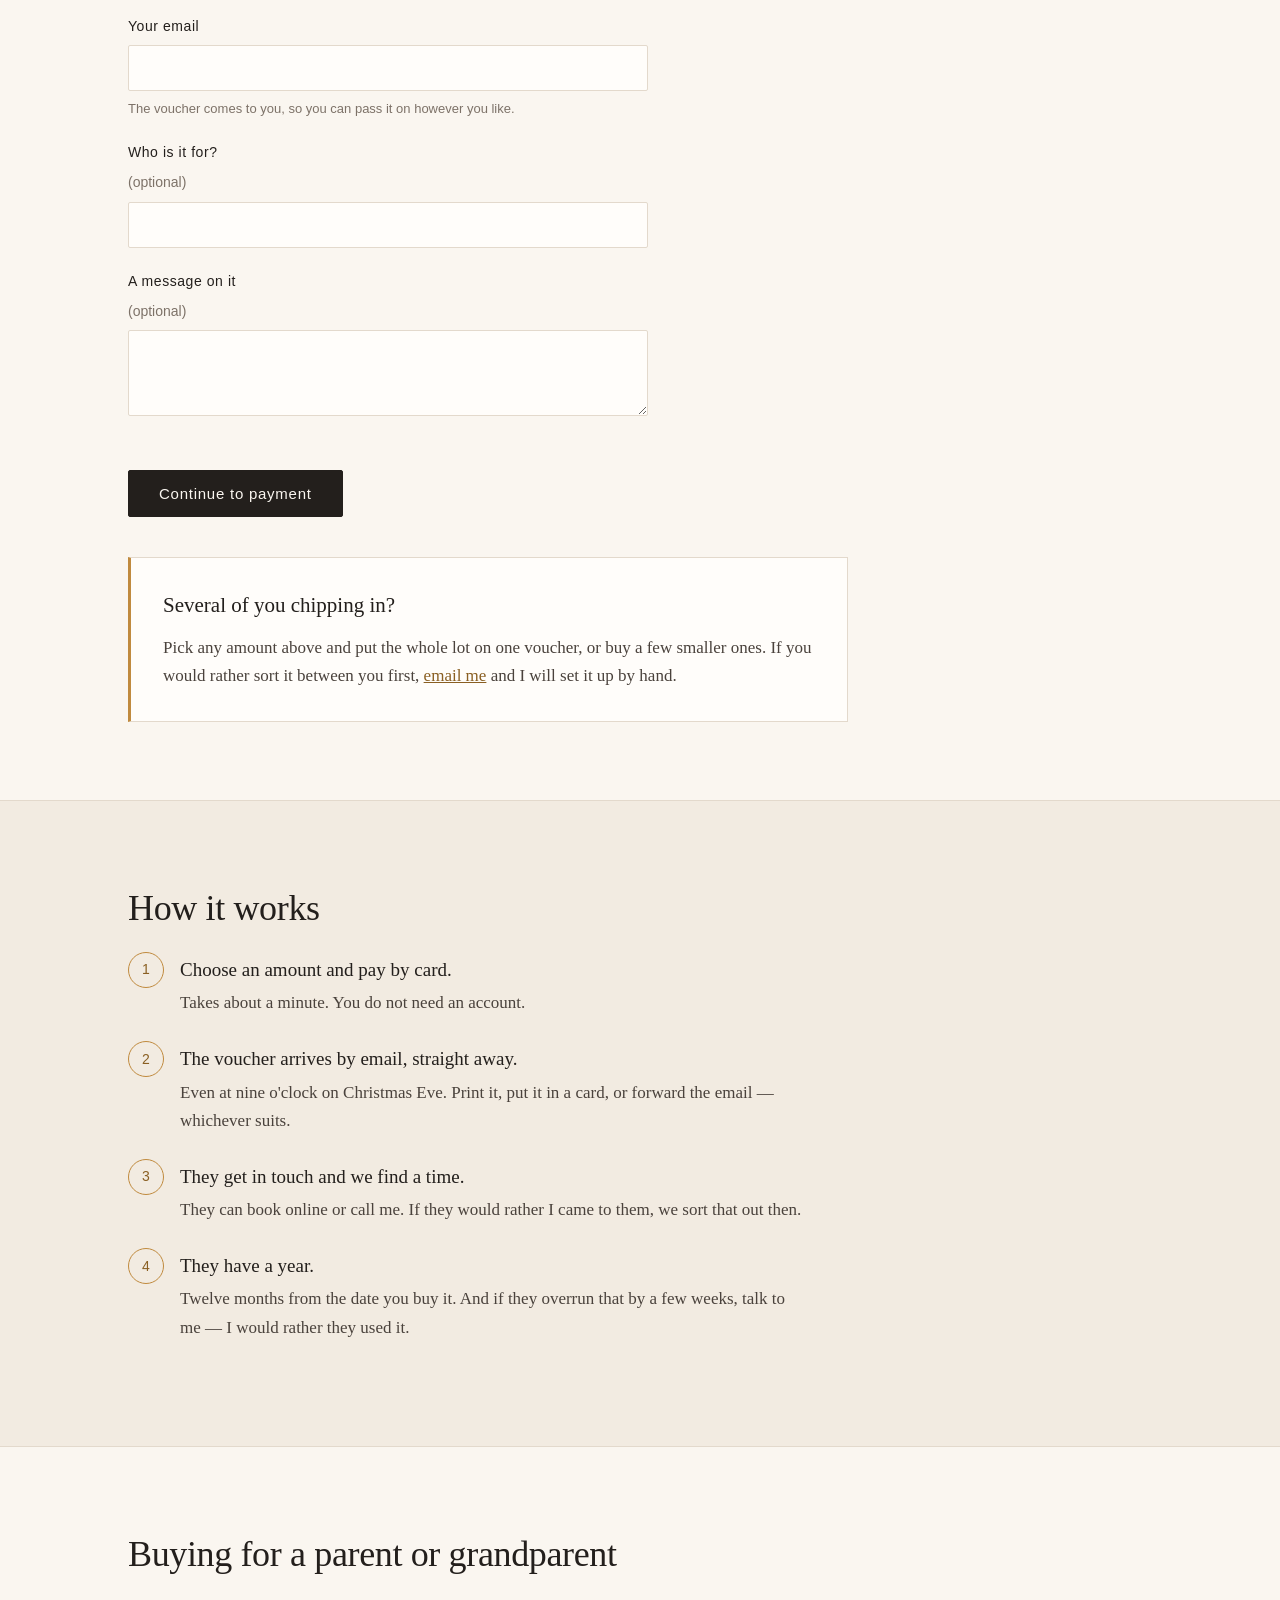
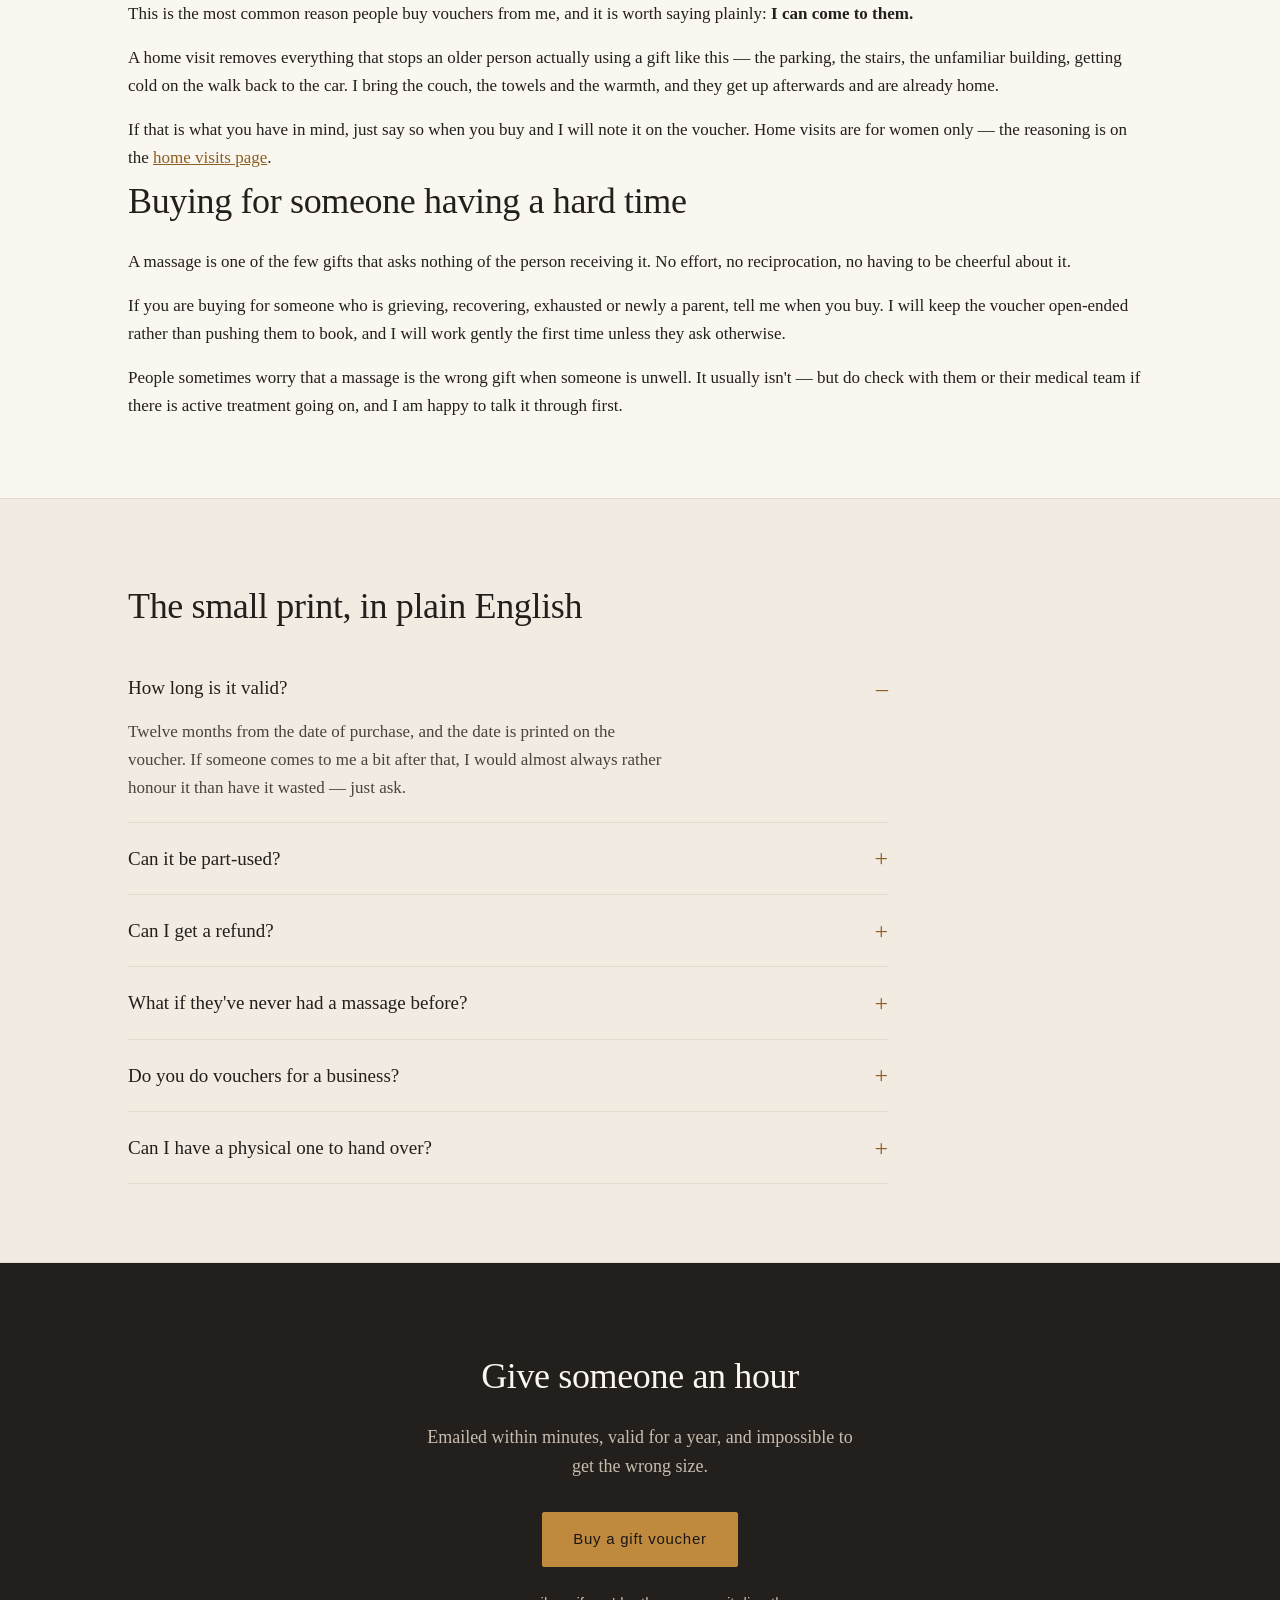
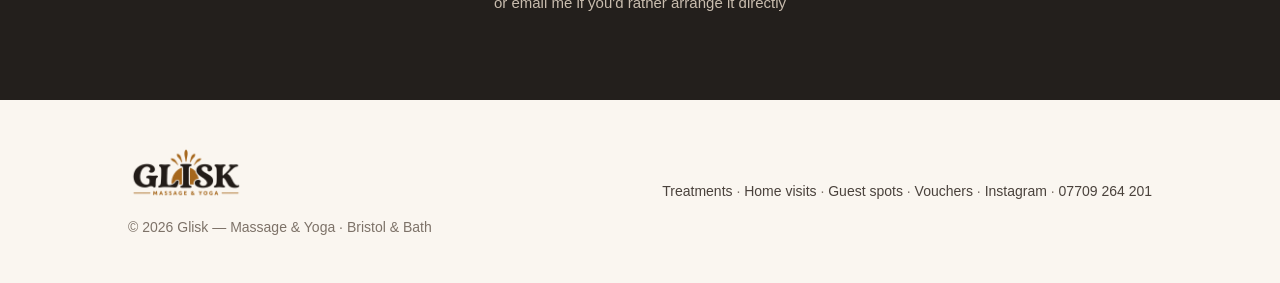
<file: gift-vouchers.html>
<!DOCTYPE html>
<html lang="en-GB">
<head>
<meta charset="utf-8">
<meta name="viewport" content="width=device-width, initial-scale=1">
<title>Gift Vouchers — Massage in Bristol &amp; Bath | Glisk</title>
<meta name="description" content="Massage gift vouchers for Bristol and Bath. Sent by email within minutes, ready to print. Valid twelve months. Home visits available, so it works for parents and grandparents too.">
<link rel="canonical" href="https://gliskmassage.co.uk/gift-vouchers.html">
<meta property="og:type" content="website">
<meta property="og:title" content="Massage Gift Vouchers — Bristol &amp; Bath | Glisk">
<meta property="og:description" content="An hour of proper rest is a better present than most things. Emailed within minutes, valid twelve months.">
<meta property="og:url" content="https://gliskmassage.co.uk/gift-vouchers.html">
<meta property="og:image" content="https://gliskmassage.co.uk/assets/img/og-voucher.jpg">
<meta property="og:image:width" content="1200">
<meta property="og:image:height" content="630">
<meta property="og:locale" content="en_GB">
<meta name="twitter:card" content="summary_large_image">
<link rel="stylesheet" href="assets/css/style.css">
<script type="application/ld+json">
{
  "@context": "https://schema.org",
  "@type": "Product",
  "name": "Glisk Massage Gift Voucher",
  "description": "A gift voucher for a deep tissue or relaxation massage in Bristol or Bath. Emailed within minutes, valid for twelve months from purchase.",
  "brand": { "@type": "Brand", "name": "Glisk — Massage & Yoga" },
  "url": "https://gliskmassage.co.uk/gift-vouchers.html",
  "offers": {
    "@type": "AggregateOffer",
    "priceCurrency": "GBP",
    "lowPrice": "60.00",
    "highPrice": "170.00",
    "availability": "https://schema.org/InStock",
    "seller": { "@id": "https://gliskmassage.co.uk/#business" }
  }
}
</script>
</head>
<body>
<a href="#main" class="skip">Skip to content</a>

<nav>
  <div class="nav-in">
    <a href="index.html" class="logo"><img src="assets/img/logo.png" alt="Glisk — Massage &amp; Yoga, Bristol" width="960" height="480"></a>
    <div class="nav-links">
      <a href="treatments.html">Treatments</a>
      <a href="home-visits.html">Home visits</a>
      <a href="guest-spots.html">Guest spots</a>
      <a href="gift-vouchers.html" aria-current="page">Gift vouchers</a>
      <a href="about.html">About</a>
      <a href="book.html" class="btn">Book</a>
    </div>
  </div>
</nav>

<main id="main">

<header class="hero hero-sm">
  <div class="wrap">
    <div class="kicker">Gift vouchers</div>
    <h1>An hour of proper rest.</h1>
    <p class="lede">It is a better present than most things, and it is almost impossible to get wrong. Especially for the person who would never book it for themselves.</p>
    <div class="hero-meta">
      <div>Emailed within minutes</div>
      <div>Valid 12 months</div>
      <div>Print it or forward it</div>
      <div>Home visits available</div>
    </div>
  </div>
</header>

<section>
  <div class="wrap">
    <h2>Choose an amount</h2>
    <p class="sec-intro">Every voucher can be used for either deep tissue or relaxation massage — whoever you are buying for chooses on the day.</p>

    <div class="cards cards-4up">
      <div class="tier">
        <div class="amount">£60</div>
        <div class="what">One hour</div>
        <p>A full sixty-minute treatment. The standard gift, and the right one if you are not sure.</p>
        <button type="button" class="btn" data-voucher="6000">Buy this voucher</button>
      </div>

      <div class="tier card-feature">
        <span class="badge">Most given</span>
        <div class="amount">£85</div>
        <div class="what">Ninety minutes</div>
        <p>The one I would choose. Long enough to work properly and long enough for them to genuinely switch off, rather than just start to.</p>
        <button type="button" class="btn" data-voucher="8500">Buy this voucher</button>
      </div>

      <div class="tier">
        <div class="amount">£170</div>
        <div class="what">Two ninety-minute treatments</div>
        <p>For someone going through something — a new baby, a hard year, chemotherapy, grief. One massage is lovely. Two is looking after them.</p>
        <button type="button" class="btn" data-voucher="17000">Buy this voucher</button>
      </div>

      <div class="tier">
        <div class="amount">Any</div>
        <div class="what">Custom amount</div>
        <p>Anything from £20 to £500. Useful if you are putting in what you can, or if several of you are chipping in on one voucher.</p>
        <a href="#voucher-buy" class="btn">Choose an amount</a>
      </div>
    </div>

    <div id="voucher-buy" style="margin-top:40px">
      <h3 id="voucher-heading">Your voucher</h3>
      <p class="sec-intro">Pick a tier above to fill this in, or just type the amount you want.</p>
      <form class="bookform" id="voucher-form" novalidate>
        <label>Amount
          <input type="text" name="amount" inputmode="decimal" required>
          <span class="hint">Anything from £20 to £500. Vouchers can be part-used — if a £40 voucher goes towards a £60 treatment, they pay the difference on the day.</span>
        </label>
        <label>Your name
          <input type="text" name="buyer_name" autocomplete="name" required maxlength="80">
        </label>
        <label>Your email
          <input type="email" name="buyer_email" autocomplete="email" required maxlength="160">
          <span class="hint">The voucher comes to you, so you can pass it on however you like.</span>
        </label>
        <label>Who is it for? <span class="opt">(optional)</span>
          <input type="text" name="recipient_name" maxlength="80">
        </label>
        <label>A message on it <span class="opt">(optional)</span>
          <textarea name="message" rows="3" maxlength="400"></textarea>
        </label>
        <div class="hp" aria-hidden="true"><label>Website<input type="text" name="website" tabindex="-1" autocomplete="off"></label></div>
        <div class="step-nav">
          <button type="submit" class="btn btn-lg" id="voucher-submit">Continue to payment</button>
        </div>
        <p class="formerror" id="voucher-error" role="alert" hidden></p>
      </form>
    </div>

    <div class="policy" id="voucher-done" hidden style="margin-top:40px">
      <h3 id="voucher-done-head">Thank you.</h3>
      <p id="voucher-done-detail"></p>
    </div>

    <div class="policy" style="margin-top:40px">
      <h3>Several of you chipping in?</h3>
      <p>Pick any amount above and put the whole lot on one voucher, or buy a few smaller ones. If you would rather sort it between you first, <a href="mailto:hello@gliskmassage.co.uk">email me</a> and I will set it up by hand.</p>
    </div>
  </div>
</section>

<section class="alt">
  <div class="wrap">
    <h2>How it works</h2>
    <ol class="steps" style="max-width:680px">
      <li><strong>Choose an amount and pay by card.</strong> Takes about a minute. You do not need an account.</li>
      <li><strong>The voucher arrives by email, straight away.</strong> Even at nine o'clock on Christmas Eve. Print it, put it in a card, or forward the email — whichever suits.</li>
      <li><strong>They get in touch and we find a time.</strong> They can book online or call me. If they would rather I came to them, we sort that out then.</li>
      <li><strong>They have a year.</strong> Twelve months from the date you buy it. And if they overrun that by a few weeks, talk to me — I would rather they used it.</li>
    </ol>
  </div>
</section>

<section>
  <div class="wrap">
    <div class="two-even">
      <div>
        <h2>Buying for a parent or grandparent</h2>
        <p>This is the most common reason people buy vouchers from me, and it is worth saying plainly: <strong>I can come to them.</strong></p>
        <p>A home visit removes everything that stops an older person actually using a gift like this — the parking, the stairs, the unfamiliar building, getting cold on the walk back to the car. I bring the couch, the towels and the warmth, and they get up afterwards and are already home.</p>
        <p>If that is what you have in mind, just say so when you buy and I will note it on the voucher. Home visits are for women only — the reasoning is on the <a href="home-visits.html">home visits page</a>.</p>
      </div>
      <div>
        <h2>Buying for someone having a hard time</h2>
        <p>A massage is one of the few gifts that asks nothing of the person receiving it. No effort, no reciprocation, no having to be cheerful about it.</p>
        <p>If you are buying for someone who is grieving, recovering, exhausted or newly a parent, tell me when you buy. I will keep the voucher open-ended rather than pushing them to book, and I will work gently the first time unless they ask otherwise.</p>
        <p>People sometimes worry that a massage is the wrong gift when someone is unwell. It usually isn't — but do check with them or their medical team if there is active treatment going on, and I am happy to talk it through first.</p>
      </div>
    </div>
  </div>
</section>

<section class="alt">
  <div class="wrap">
    <h2>The small print, in plain English</h2>
    <details open>
      <summary>How long is it valid?</summary>
      <p>Twelve months from the date of purchase, and the date is printed on the voucher. If someone comes to me a bit after that, I would almost always rather honour it than have it wasted — just ask.</p>
    </details>
    <details>
      <summary>Can it be part-used?</summary>
      <p>Yes. If the voucher is worth less than the treatment, they pay the difference on the day. If it is worth more, the balance stays on the voucher for the rest of the twelve months.</p>
    </details>
    <details>
      <summary>Can I get a refund?</summary>
      <p>Vouchers are non-refundable and can't be exchanged for cash. But they are transferable — if the person you bought it for can't use it, they can pass it on to someone else. Just let me know the new name.</p>
    </details>
    <details>
      <summary>What if they've never had a massage before?</summary>
      <p>Then it is a particularly good present. I will talk them through everything at the start, and there is nothing they need to know or do beforehand. Plenty of my clients came in through a voucher having never booked a massage in their lives.</p>
    </details>
    <details>
      <summary>Do you do vouchers for a business?</summary>
      <p>Yes — if you want to thank a team, I can do a batch. Worth knowing that UK employers can give staff a non-cash gift of up to £50 free of tax and National Insurance under HMRC's trivial benefits rules, and a massage voucher qualifies where a cash voucher would not. Get in touch and I will sort out the paperwork side.</p>
    </details>
    <details>
      <summary>Can I have a physical one to hand over?</summary>
      <p>The emailed voucher is designed to be printed and it looks good on ordinary paper. If you would rather have a proper card posted to you, ask at least a week ahead and I will put one in the post.</p>
    </details>
  </div>
</section>

<section class="book">
  <h2>Give someone an hour</h2>
  <p>Emailed within minutes, valid for a year, and impossible to get the wrong size.</p>
  <a href="#voucher-buy" class="btn btn-lg" data-voucher="8500">Buy a gift voucher</a>
  <a href="mailto:hello@gliskmassage.co.uk" class="phone">or email me if you'd rather arrange it directly</a>
</section>

</main>

<footer>
  <div class="wrap foot-in">
    <div class="foot-brand"><img src="assets/img/logo.png" alt="" width="960" height="480"><span>© 2026 Glisk — Massage &amp; Yoga · Bristol &amp; Bath</span></div>
    <div>
      <a href="treatments.html">Treatments</a> ·
      <a href="home-visits.html">Home visits</a> ·
      <a href="guest-spots.html">Guest spots</a> ·
      <a href="gift-vouchers.html">Vouchers</a> ·
      <a href="https://www.instagram.com/glisk_massage_yoga">Instagram</a> ·
      <a href="tel:07709264201">07709 264 201</a>
    </div>
  </div>
</footer>

<script src="assets/js/voucher.js" defer></script>
</body>
</html>
</file>
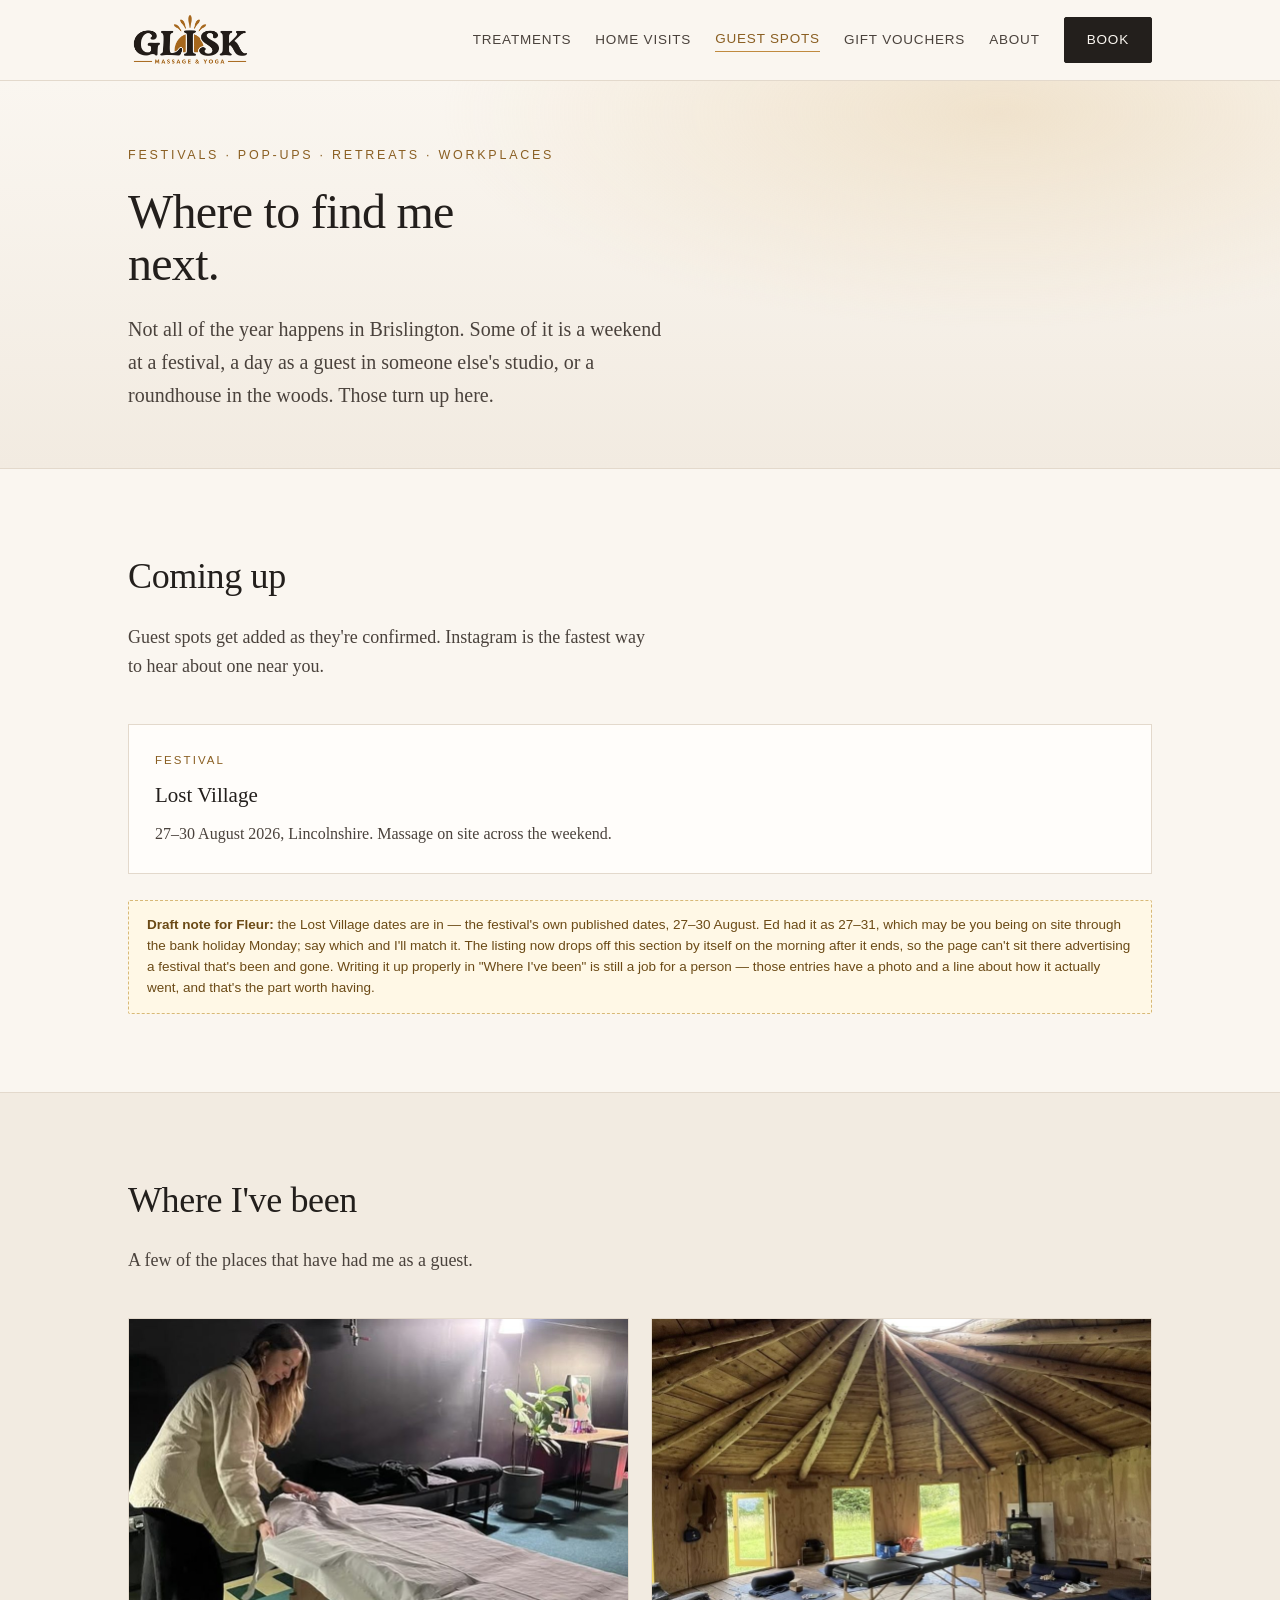
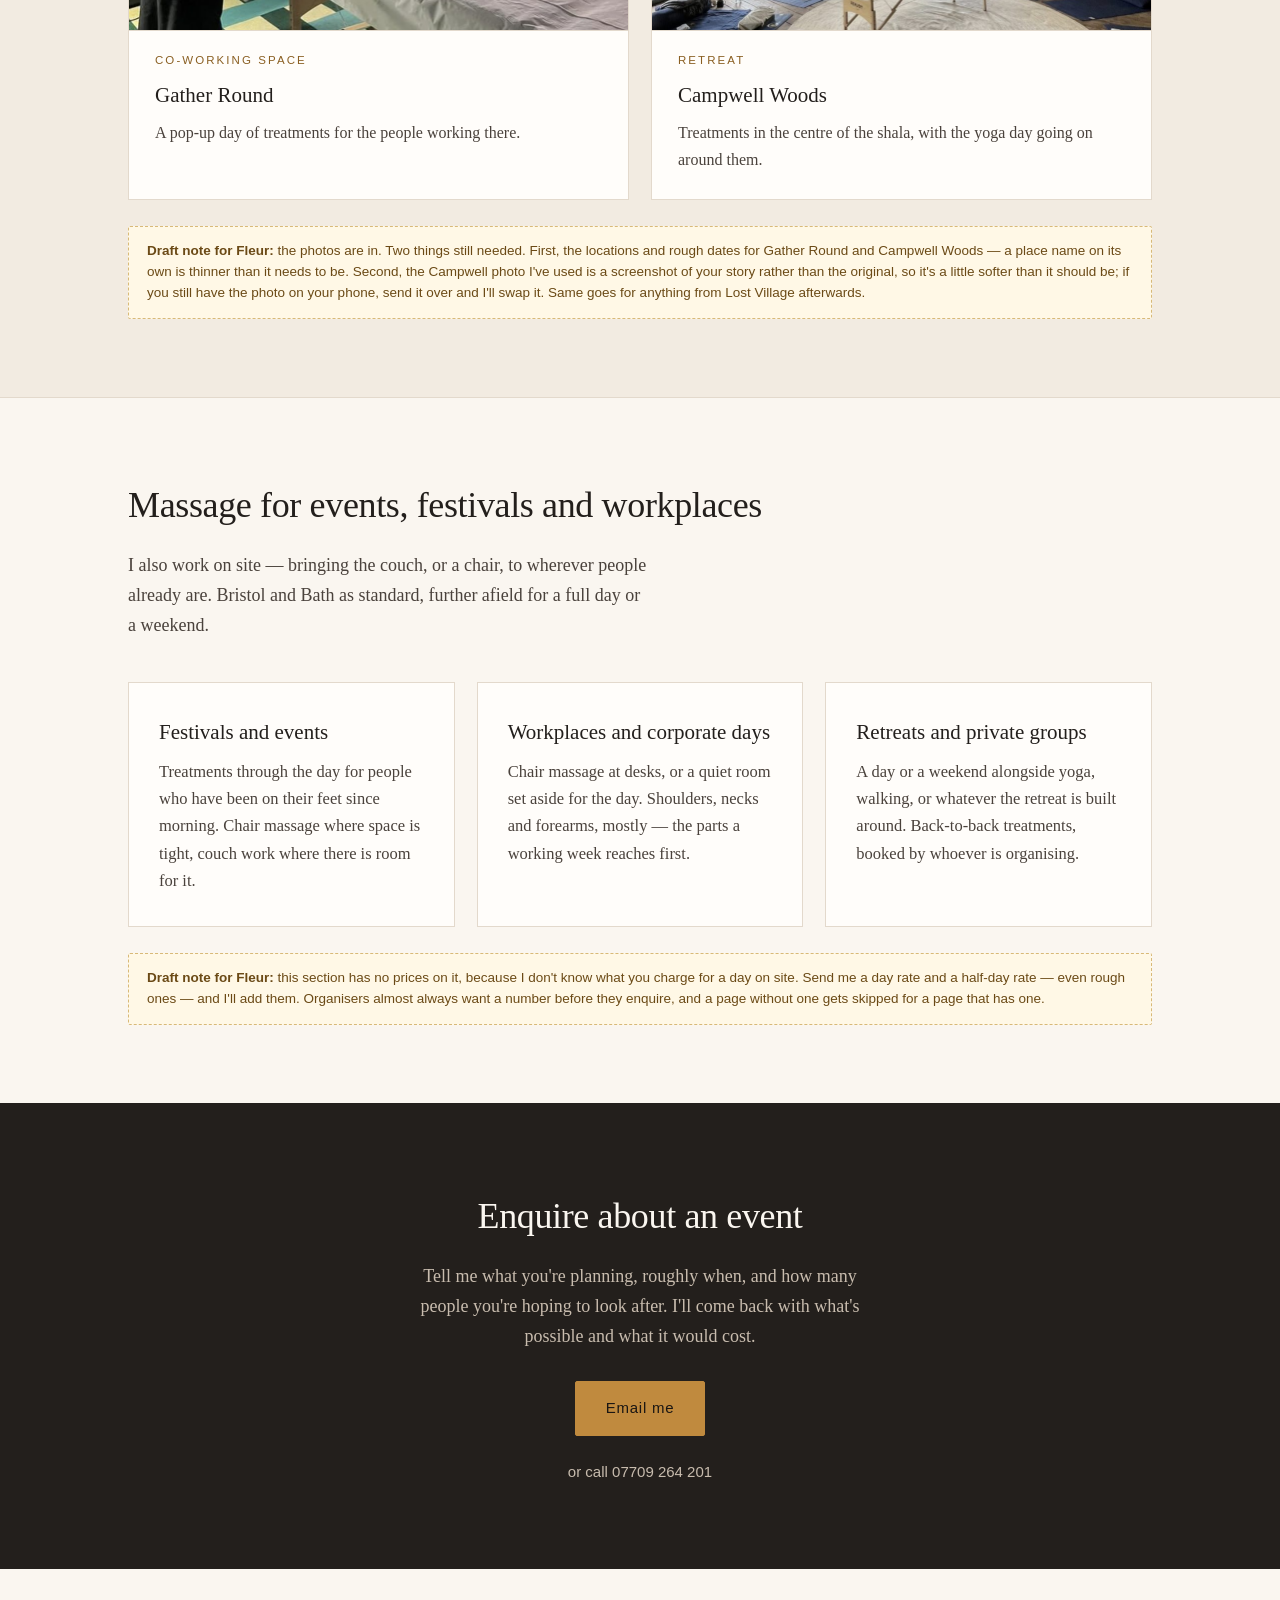
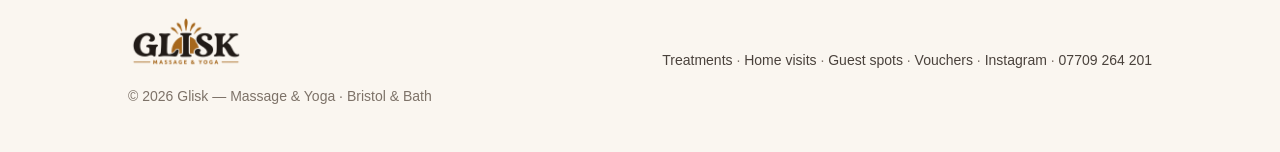
<file: guest-spots.html>
<!DOCTYPE html>
<html lang="en-GB">
<head>
<meta charset="utf-8">
<meta name="viewport" content="width=device-width, initial-scale=1">
<title>Guest Spots &amp; Event Massage — Festivals, Retreats &amp; Corporate | Glisk</title>
<meta name="description" content="Where to find Fleur next — festival, pop-up and retreat guest spots. On-site massage for events, festivals, retreats and corporate days, from Bristol and Bath.">
<link rel="canonical" href="https://gliskmassage.co.uk/guest-spots.html">
<meta property="og:type" content="website">
<meta property="og:title" content="Guest Spots &amp; Event Massage — Festivals, Retreats &amp; Corporate | Glisk">
<meta property="og:description" content="Festival, pop-up and retreat guest spots, and on-site massage for events and workplaces.">
<meta property="og:url" content="https://gliskmassage.co.uk/guest-spots.html">
<meta property="og:image" content="https://gliskmassage.co.uk/assets/img/og.jpg">
<meta property="og:image:width" content="1200">
<meta property="og:image:height" content="630">
<meta property="og:locale" content="en_GB">
<meta name="twitter:card" content="summary_large_image">
<link rel="stylesheet" href="assets/css/style.css">
<script type="application/ld+json">
{
  "@context": "https://schema.org",
  "@type": "Service",
  "name": "Event, Festival & Corporate Massage",
  "serviceType": "On-site massage for events, festivals, retreats and workplaces",
  "description": "On-site massage brought to festivals, events, retreats and workplaces, by Glisk — Massage & Yoga, Bristol and Bath.",
  "provider": { "@id": "https://gliskmassage.co.uk/#business" },
  "areaServed": [
    { "@type": "City", "name": "Bristol" },
    { "@type": "City", "name": "Bath" },
    { "@type": "Country", "name": "United Kingdom" }
  ]
}
</script>
</head>
<body>
<a href="#main" class="skip">Skip to content</a>

<nav>
  <div class="nav-in">
    <a href="index.html" class="logo"><img src="assets/img/logo.png" alt="Glisk — Massage &amp; Yoga, Bristol" width="960" height="480"></a>
    <div class="nav-links">
      <a href="treatments.html">Treatments</a>
      <a href="home-visits.html">Home visits</a>
      <a href="guest-spots.html" aria-current="page">Guest spots</a>
      <a href="gift-vouchers.html">Gift vouchers</a>
      <a href="about.html">About</a>
      <a href="book.html" class="btn">Book</a>
    </div>
  </div>
</nav>

<main id="main">

<header class="hero hero-sm">
  <div class="wrap">
    <div class="kicker">Festivals · Pop-ups · Retreats · Workplaces</div>
    <h1>Where to find me next.</h1>
    <p class="lede">Not all of the year happens in Brislington. Some of it is a weekend at a festival, a day as a guest in someone else's studio, or a roundhouse in the woods. Those turn up here.</p>
  </div>
</header>

<section>
  <div class="wrap">
    <h2>Coming up</h2>
    <p class="sec-intro">Guest spots get added as they're confirmed. Instagram is the fastest way to hear about one near you.</p>
    <p class="sec-intro" data-empty hidden>Nothing in the diary just now. Instagram is where the next one will turn up first.</p>
    <div class="places">
      <div class="place" data-until="2026-08-30">
        <div class="city">Festival</div>
        <h3>Lost Village</h3>
        <p>27&ndash;30 August 2026, Lincolnshire. Massage on site across the weekend.</p>
      </div>
    </div>
    <div class="note">
      <strong>Draft note for Fleur:</strong> the Lost Village dates are in — the festival's own published dates, 27&ndash;30 August. Ed had it as 27&ndash;31, which may be you being on site through the bank holiday Monday; say which and I'll match it. The listing now drops off this section by itself on the morning after it ends, so the page can't sit there advertising a festival that's been and gone. Writing it up properly in "Where I've been" is still a job for a person — those entries have a photo and a line about how it actually went, and that's the part worth having.
    </div>
  </div>
</section>

<section class="alt">
  <div class="wrap">
    <h2>Where I've been</h2>
    <p class="sec-intro">A few of the places that have had me as a guest.</p>
    <div class="places">
      <div class="place">
        <img src="assets/img/gather-round.jpg" class="place-photo"
             alt="Fleur smoothing a fresh sheet over the massage couch at Gather Round, in a dark room with green and yellow carpet tiles"
             width="1000" height="625" loading="lazy">
        <div class="city">Co-working space</div>
        <h3>Gather Round</h3>
        <p>A pop-up day of treatments for the people working there.</p>
      </div>
      <div class="place">
        <img src="assets/img/campwell-woods.jpg" class="place-photo"
             alt="A massage couch on the round rug at the centre of the wooden shala at Campwell Woods, yoga mats and bolsters laid out around it"
             width="1000" height="625" loading="lazy">
        <div class="city">Retreat</div>
        <h3>Campwell Woods</h3>
        <p>Treatments in the centre of the shala, with the yoga day going on around them.</p>
      </div>
    </div>
    <div class="note">
      <strong>Draft note for Fleur:</strong> the photos are in. Two things still needed. First, the locations and rough dates for Gather Round and Campwell Woods — a place name on its own is thinner than it needs to be. Second, the Campwell photo I've used is a screenshot of your story rather than the original, so it's a little softer than it should be; if you still have the photo on your phone, send it over and I'll swap it. Same goes for anything from Lost Village afterwards.
    </div>
  </div>
</section>

<section>
  <div class="wrap">
    <h2>Massage for events, festivals and workplaces</h2>
    <p class="sec-intro">I also work on site — bringing the couch, or a chair, to wherever people already are. Bristol and Bath as standard, further afield for a full day or a weekend.</p>
    <div class="cards cards-3">
      <div class="card">
        <h3>Festivals and events</h3>
        <p>Treatments through the day for people who have been on their feet since morning. Chair massage where space is tight, couch work where there is room for it.</p>
      </div>
      <div class="card">
        <h3>Workplaces and corporate days</h3>
        <p>Chair massage at desks, or a quiet room set aside for the day. Shoulders, necks and forearms, mostly — the parts a working week reaches first.</p>
      </div>
      <div class="card">
        <h3>Retreats and private groups</h3>
        <p>A day or a weekend alongside yoga, walking, or whatever the retreat is built around. Back-to-back treatments, booked by whoever is organising.</p>
      </div>
    </div>
    <div class="note">
      <strong>Draft note for Fleur:</strong> this section has no prices on it, because I don't know what you charge for a day on site. Send me a day rate and a half-day rate — even rough ones — and I'll add them. Organisers almost always want a number before they enquire, and a page without one gets skipped for a page that has one.
    </div>
  </div>
</section>

<section class="book">
  <h2>Enquire about an event</h2>
  <p>Tell me what you're planning, roughly when, and how many people you're hoping to look after. I'll come back with what's possible and what it would cost.</p>
  <a href="mailto:hello@gliskmassage.co.uk" class="btn btn-lg">Email me</a>
  <a href="tel:07709264201" class="phone">or call 07709 264 201</a>
</section>

</main>

<footer>
  <div class="wrap foot-in">
    <div class="foot-brand"><img src="assets/img/logo.png" alt="" width="960" height="480"><span>© 2026 Glisk — Massage &amp; Yoga · Bristol &amp; Bath</span></div>
    <div>
      <a href="treatments.html">Treatments</a> ·
      <a href="home-visits.html">Home visits</a> ·
      <a href="guest-spots.html">Guest spots</a> ·
      <a href="gift-vouchers.html">Vouchers</a> ·
      <a href="https://www.instagram.com/glisk_massage_yoga">Instagram</a> ·
      <a href="tel:07709264201">07709 264 201</a>
    </div>
  </div>
</footer>

</body>
</html>
</file>
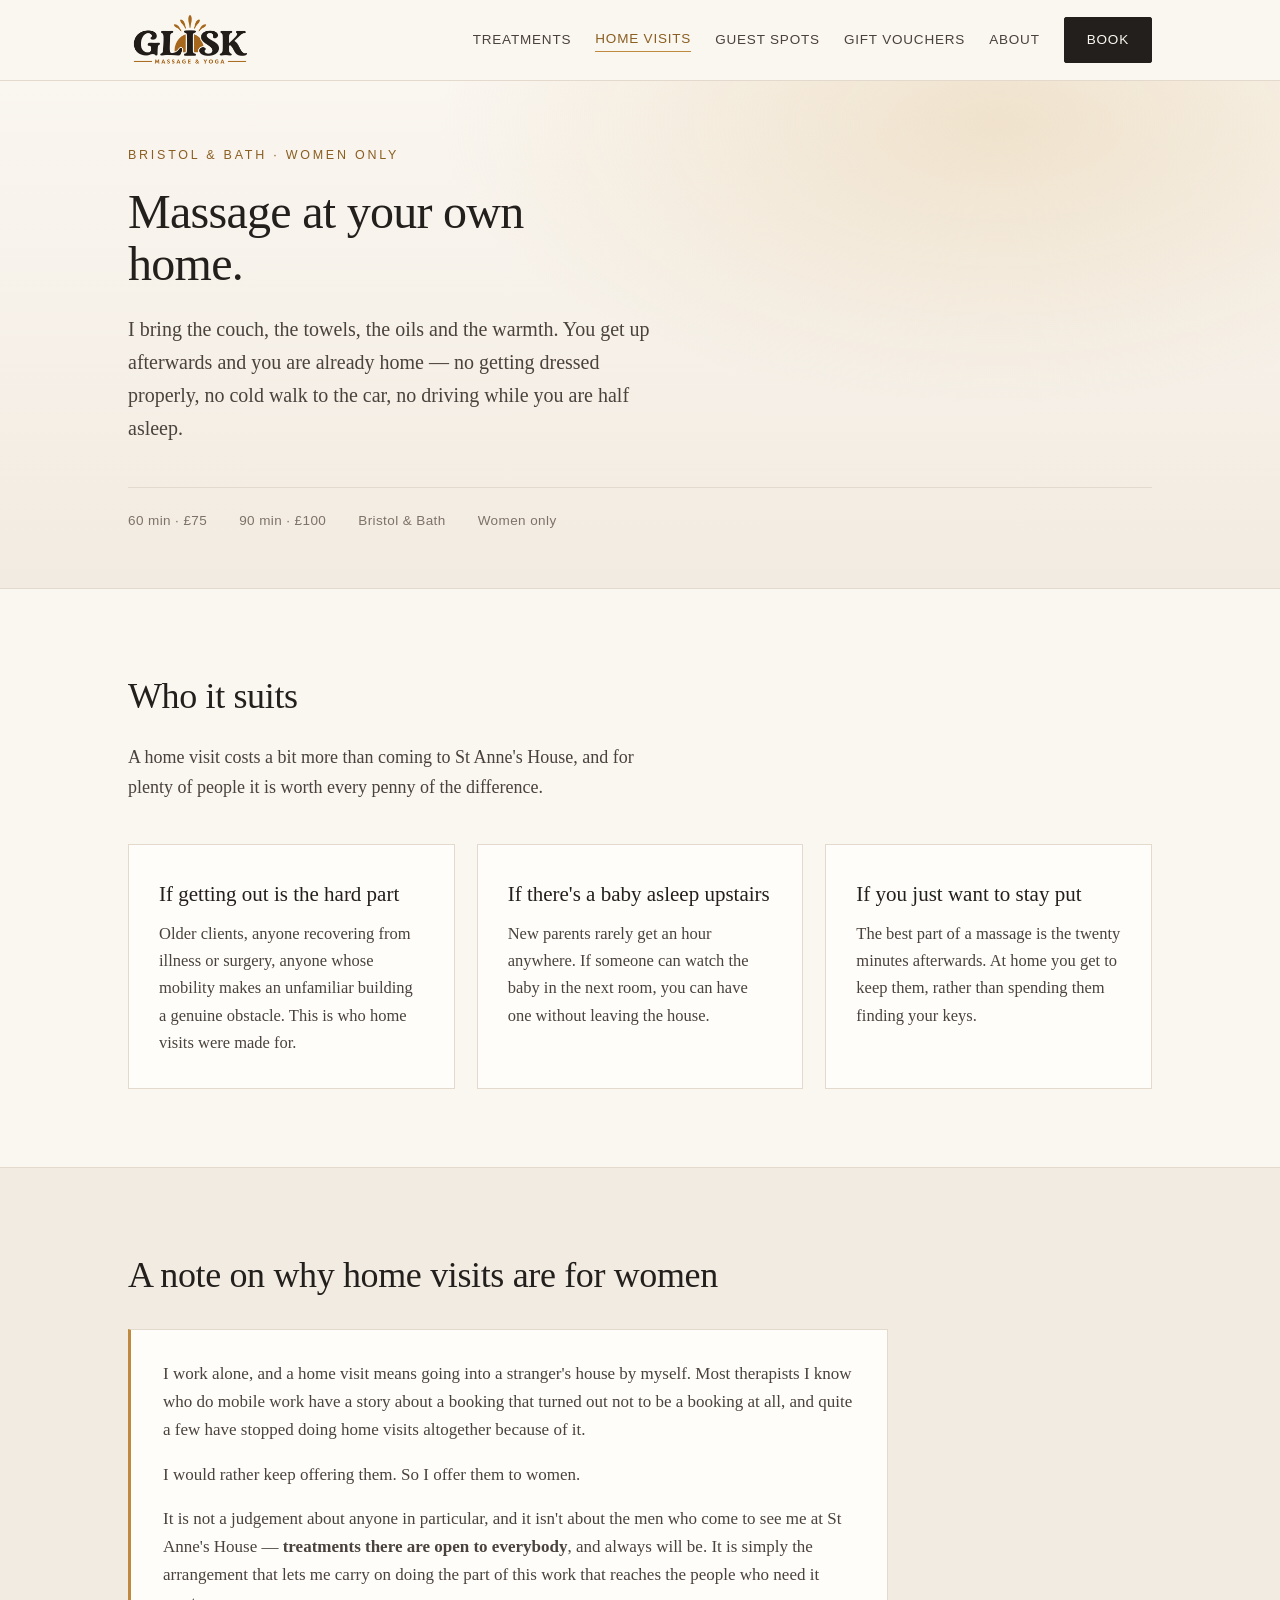
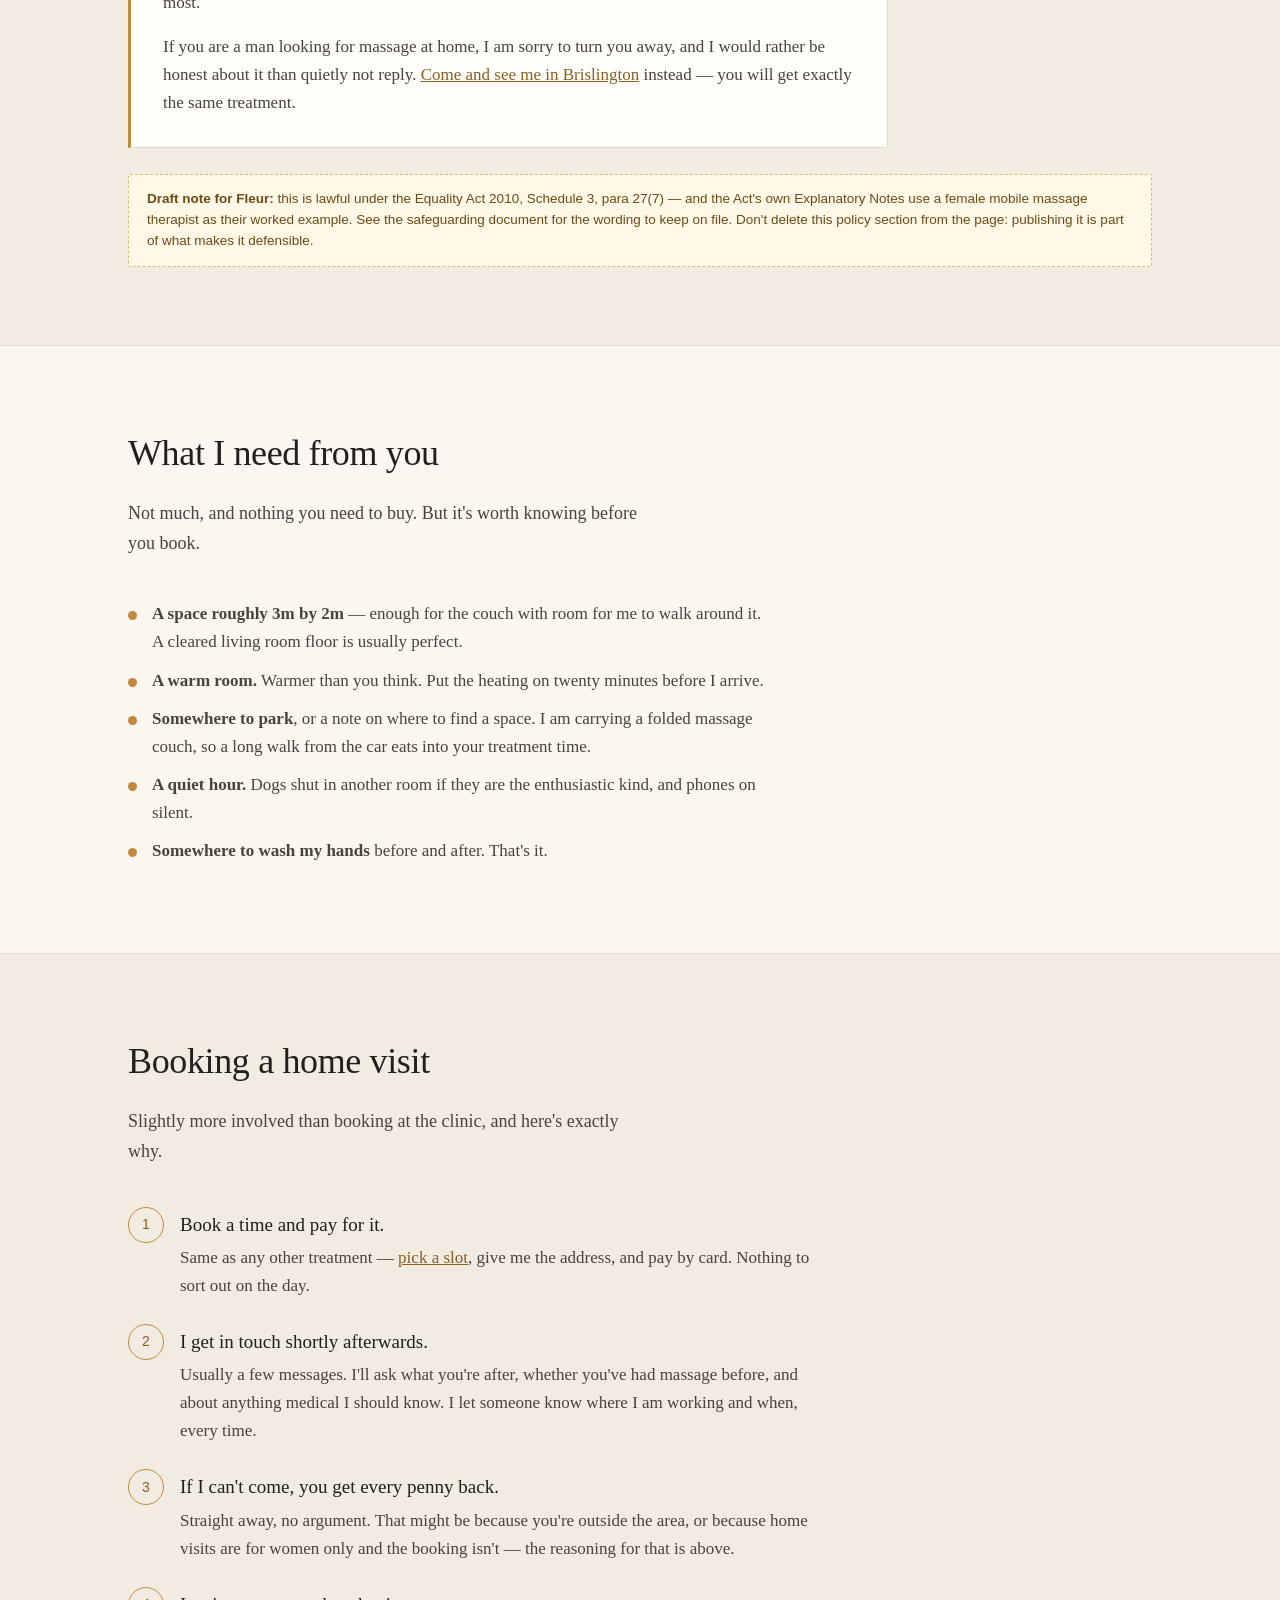
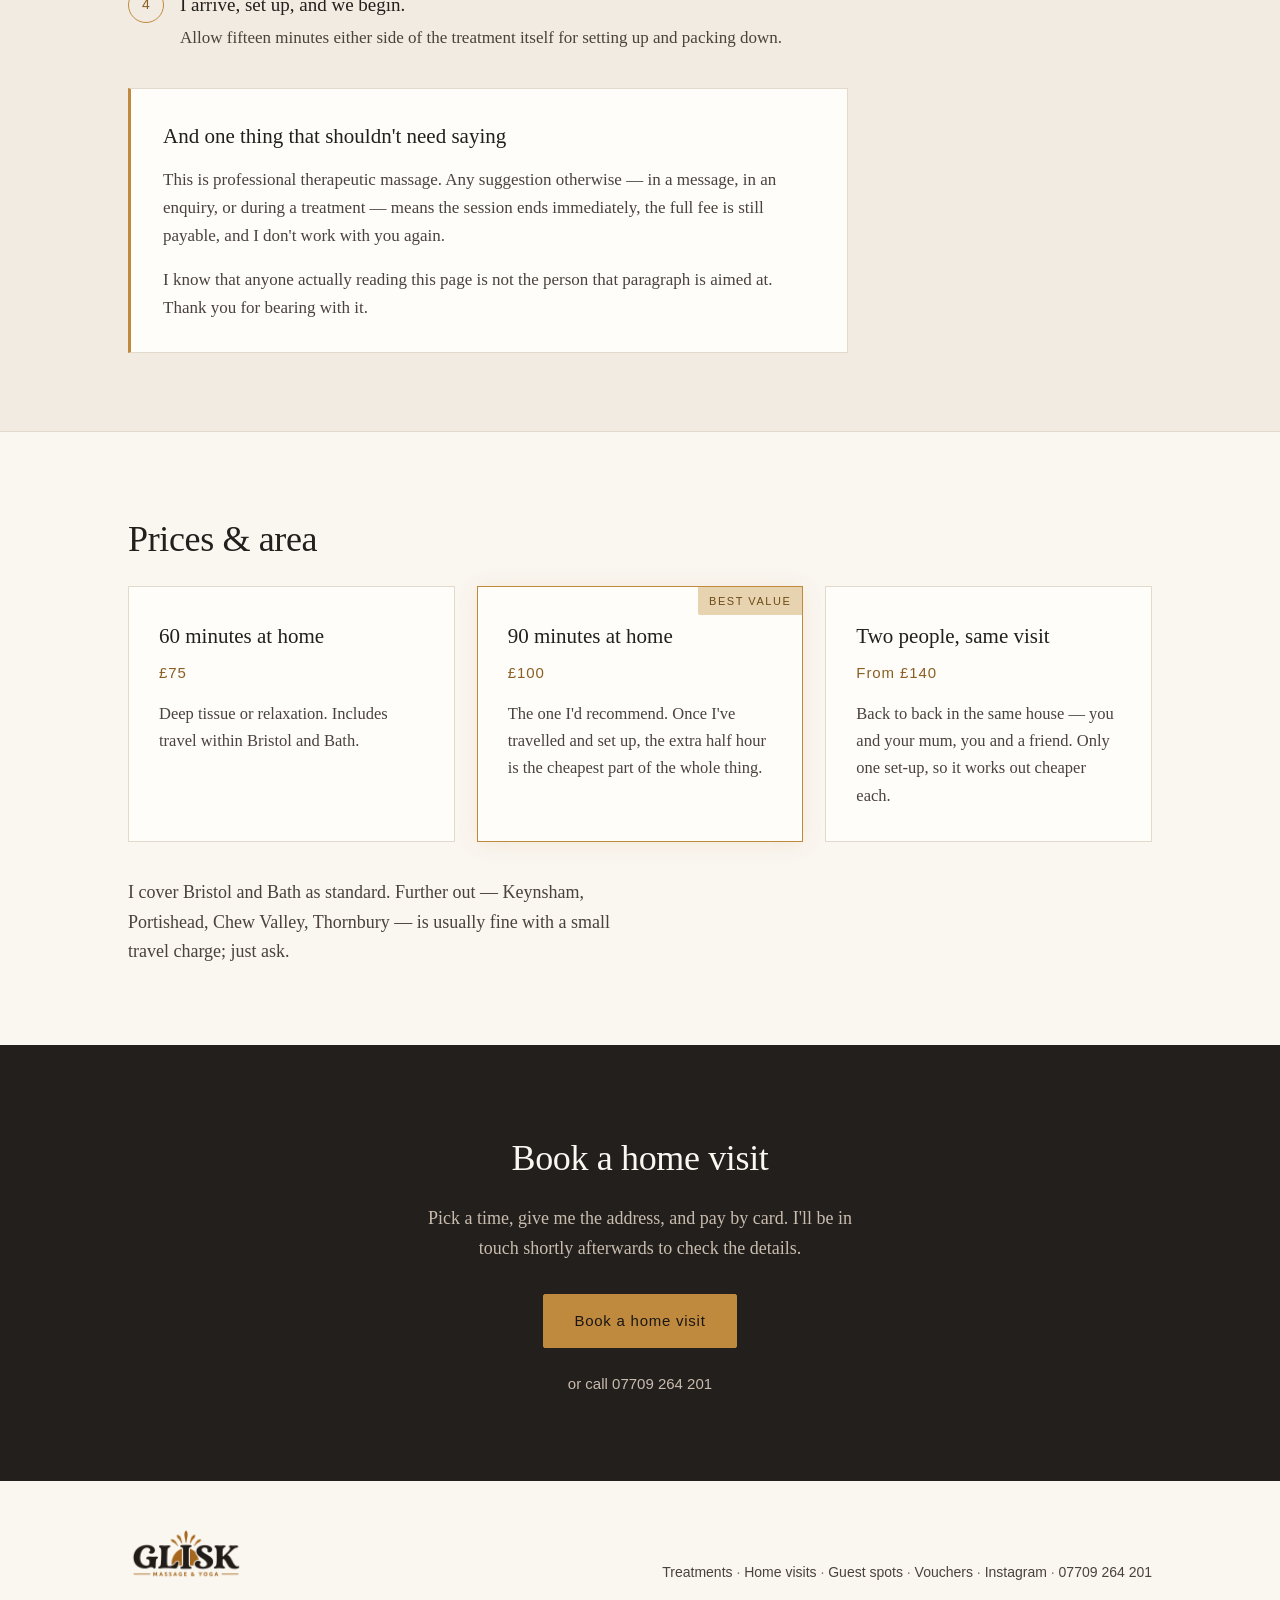
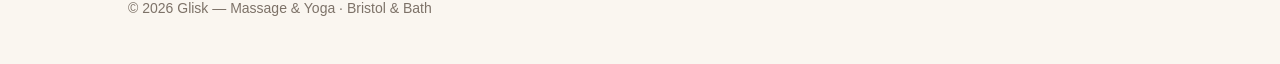
<file: home-visits.html>
<!DOCTYPE html>
<html lang="en-GB">
<head>
<meta charset="utf-8">
<meta name="viewport" content="width=device-width, initial-scale=1">
<title>Home Visits — Massage at Your Home in Bristol &amp; Bath | Glisk</title>
<meta name="description" content="Massage at your own home in Bristol and Bath. I bring the couch, towels and oils. Home visits are for women only. From £75 for 60 minutes.">
<link rel="canonical" href="https://gliskmassage.co.uk/home-visits.html">
<meta property="og:type" content="website">
<meta property="og:title" content="Home Visits — Massage at Your Home in Bristol &amp; Bath | Glisk">
<meta property="og:description" content="I bring the couch, the towels and the warmth. Home visits for women in Bristol and Bath.">
<meta property="og:url" content="https://gliskmassage.co.uk/home-visits.html">
<meta property="og:image" content="https://gliskmassage.co.uk/assets/img/og.jpg">
<meta property="og:image:width" content="1200">
<meta property="og:image:height" content="630">
<meta property="og:locale" content="en_GB">
<meta name="twitter:card" content="summary_large_image">
<link rel="stylesheet" href="assets/css/style.css">
<script type="application/ld+json">
{
  "@context": "https://schema.org",
  "@type": "Service",
  "name": "Home Visit Massage, Bristol & Bath",
  "serviceType": "Mobile massage therapy",
  "description": "Deep tissue and relaxation massage in the client's own home, in Bristol and Bath. Provided to women only.",
  "provider": { "@id": "https://gliskmassage.co.uk/#business" },
  "areaServed": [
    { "@type": "City", "name": "Bristol" },
    { "@type": "City", "name": "Bath" }
  ],
  "offers": {
    "@type": "Offer",
    "price": "75.00",
    "priceCurrency": "GBP",
    "availability": "https://schema.org/InStock"
  }
}
</script>
</head>
<body>
<a href="#main" class="skip">Skip to content</a>

<nav>
  <div class="nav-in">
    <a href="index.html" class="logo"><img src="assets/img/logo.png" alt="Glisk — Massage &amp; Yoga, Bristol" width="960" height="480"></a>
    <div class="nav-links">
      <a href="treatments.html">Treatments</a>
      <a href="home-visits.html" aria-current="page">Home visits</a>
      <a href="guest-spots.html">Guest spots</a>
      <a href="gift-vouchers.html">Gift vouchers</a>
      <a href="about.html">About</a>
      <a href="book.html" class="btn">Book</a>
    </div>
  </div>
</nav>

<main id="main">

<header class="hero hero-sm">
  <div class="wrap">
    <div class="kicker">Bristol &amp; Bath · Women only</div>
    <h1>Massage at your own home.</h1>
    <p class="lede">I bring the couch, the towels, the oils and the warmth. You get up afterwards and you are already home — no getting dressed properly, no cold walk to the car, no driving while you are half asleep.</p>
    <div class="hero-meta">
      <div>60 min · £75</div>
      <div>90 min · £100</div>
      <div>Bristol &amp; Bath</div>
      <div>Women only</div>
    </div>
  </div>
</header>

<section>
  <div class="wrap">
    <h2>Who it suits</h2>
    <p class="sec-intro">A home visit costs a bit more than coming to St Anne's House, and for plenty of people it is worth every penny of the difference.</p>
    <div class="cards cards-3">
      <div class="card">
        <h3>If getting out is the hard part</h3>
        <p>Older clients, anyone recovering from illness or surgery, anyone whose mobility makes an unfamiliar building a genuine obstacle. This is who home visits were made for.</p>
      </div>
      <div class="card">
        <h3>If there's a baby asleep upstairs</h3>
        <p>New parents rarely get an hour anywhere. If someone can watch the baby in the next room, you can have one without leaving the house.</p>
      </div>
      <div class="card">
        <h3>If you just want to stay put</h3>
        <p>The best part of a massage is the twenty minutes afterwards. At home you get to keep them, rather than spending them finding your keys.</p>
      </div>
    </div>
  </div>
</section>

<section class="alt">
  <div class="wrap">
    <h2 style="margin-bottom:24px">A note on why home visits are for women</h2>
    <div class="policy" style="max-width:760px">
      <p>I work alone, and a home visit means going into a stranger's house by myself. Most therapists I know who do mobile work have a story about a booking that turned out not to be a booking at all, and quite a few have stopped doing home visits altogether because of it.</p>
      <p>I would rather keep offering them. So I offer them to women.</p>
      <p>It is not a judgement about anyone in particular, and it isn't about the men who come to see me at St Anne's House — <strong>treatments there are open to everybody</strong>, and always will be. It is simply the arrangement that lets me carry on doing the part of this work that reaches the people who need it most.</p>
      <p>If you are a man looking for massage at home, I am sorry to turn you away, and I would rather be honest about it than quietly not reply. <a href="book.html">Come and see me in Brislington</a> instead — you will get exactly the same treatment.</p>
    </div>
    <div class="note">
      <strong>Draft note for Fleur:</strong> this is lawful under the Equality Act 2010, Schedule 3, para 27(7) — and the Act's own Explanatory Notes use a female mobile massage therapist as their worked example. See the safeguarding document for the wording to keep on file. Don't delete this policy section from the page: publishing it is part of what makes it defensible.
    </div>
  </div>
</section>

<section>
  <div class="wrap">
    <h2>What I need from you</h2>
    <p class="sec-intro">Not much, and nothing you need to buy. But it's worth knowing before you book.</p>
    <ul class="ticks" style="max-width:640px;margin-top:0">
      <li><strong>A space roughly 3m by 2m</strong> — enough for the couch with room for me to walk around it. A cleared living room floor is usually perfect.</li>
      <li><strong>A warm room.</strong> Warmer than you think. Put the heating on twenty minutes before I arrive.</li>
      <li><strong>Somewhere to park</strong>, or a note on where to find a space. I am carrying a folded massage couch, so a long walk from the car eats into your treatment time.</li>
      <li><strong>A quiet hour.</strong> Dogs shut in another room if they are the enthusiastic kind, and phones on silent.</li>
      <li><strong>Somewhere to wash my hands</strong> before and after. That's it.</li>
    </ul>
  </div>
</section>

<section class="alt">
  <div class="wrap">
    <h2>Booking a home visit</h2>
    <p class="sec-intro">Slightly more involved than booking at the clinic, and here's exactly why.</p>
    <ol class="steps" style="max-width:700px">
      <li><strong>Book a time and pay for it.</strong> Same as any other treatment — <a href="book.html">pick a slot</a>, give me the address, and pay by card. Nothing to sort out on the day.</li>
      <li><strong>I get in touch shortly afterwards.</strong> Usually a few messages. I'll ask what you're after, whether you've had massage before, and about anything medical I should know. I let someone know where I am working and when, every time.</li>
      <li><strong>If I can't come, you get every penny back.</strong> Straight away, no argument. That might be because you're outside the area, or because home visits are for women only and the booking isn't — the reasoning for that is above.</li>
      <li><strong>I arrive, set up, and we begin.</strong> Allow fifteen minutes either side of the treatment itself for setting up and packing down.</li>
    </ol>

    <div class="policy" style="margin-top:36px">
      <h3>And one thing that shouldn't need saying</h3>
      <p>This is professional therapeutic massage. Any suggestion otherwise — in a message, in an enquiry, or during a treatment — means the session ends immediately, the full fee is still payable, and I don't work with you again.</p>
      <p>I know that anyone actually reading this page is not the person that paragraph is aimed at. Thank you for bearing with it.</p>
    </div>
  </div>
</section>

<section>
  <div class="wrap">
    <h2>Prices &amp; area</h2>
    <div class="cards" style="margin-bottom:36px">
      <div class="card">
        <h3>60 minutes at home</h3>
        <div class="price">£75</div>
        <p>Deep tissue or relaxation. Includes travel within Bristol and Bath.</p>
      </div>
      <div class="card card-feature">
        <span class="badge">Best value</span>
        <h3>90 minutes at home</h3>
        <div class="price">£100</div>
        <p>The one I'd recommend. Once I've travelled and set up, the extra half hour is the cheapest part of the whole thing.</p>
      </div>
      <div class="card">
        <h3>Two people, same visit</h3>
        <div class="price">From £140</div>
        <p>Back to back in the same house — you and your mum, you and a friend. Only one set-up, so it works out cheaper each.</p>
      </div>
    </div>
    <p class="sec-intro" style="margin-bottom:0">I cover Bristol and Bath as standard. Further out — Keynsham, Portishead, Chew Valley, Thornbury — is usually fine with a small travel charge; just ask.</p>
  </div>
</section>

<section class="book">
  <h2>Book a home visit</h2>
  <p>Pick a time, give me the address, and pay by card. I'll be in touch shortly afterwards to check the details.</p>
  <a href="book.html" class="btn btn-lg">Book a home visit</a>
  <a href="tel:07709264201" class="phone">or call 07709 264 201</a>
</section>

</main>

<footer>
  <div class="wrap foot-in">
    <div class="foot-brand"><img src="assets/img/logo.png" alt="" width="960" height="480"><span>© 2026 Glisk — Massage &amp; Yoga · Bristol &amp; Bath</span></div>
    <div>
      <a href="treatments.html">Treatments</a> ·
      <a href="home-visits.html">Home visits</a> ·
      <a href="guest-spots.html">Guest spots</a> ·
      <a href="gift-vouchers.html">Vouchers</a> ·
      <a href="https://www.instagram.com/glisk_massage_yoga">Instagram</a> ·
      <a href="tel:07709264201">07709 264 201</a>
    </div>
  </div>
</footer>

</body>
</html>
</file>
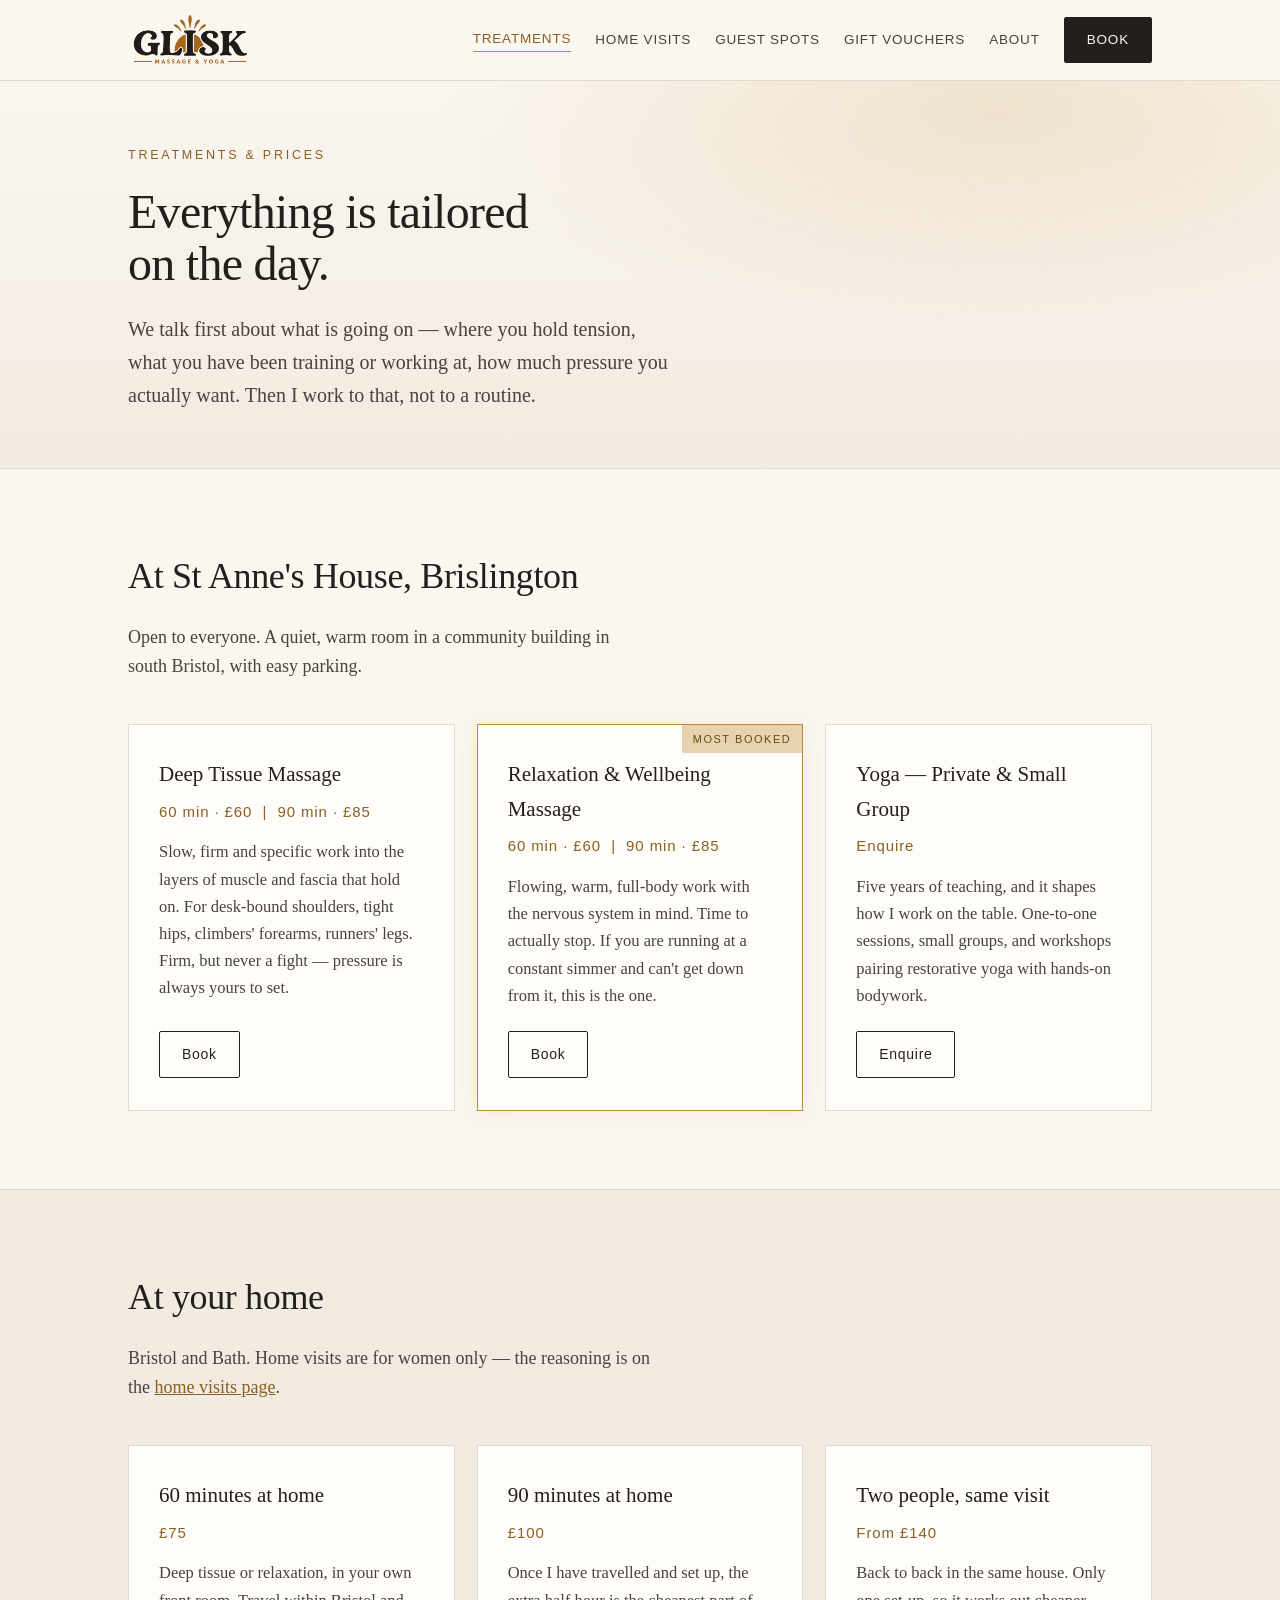
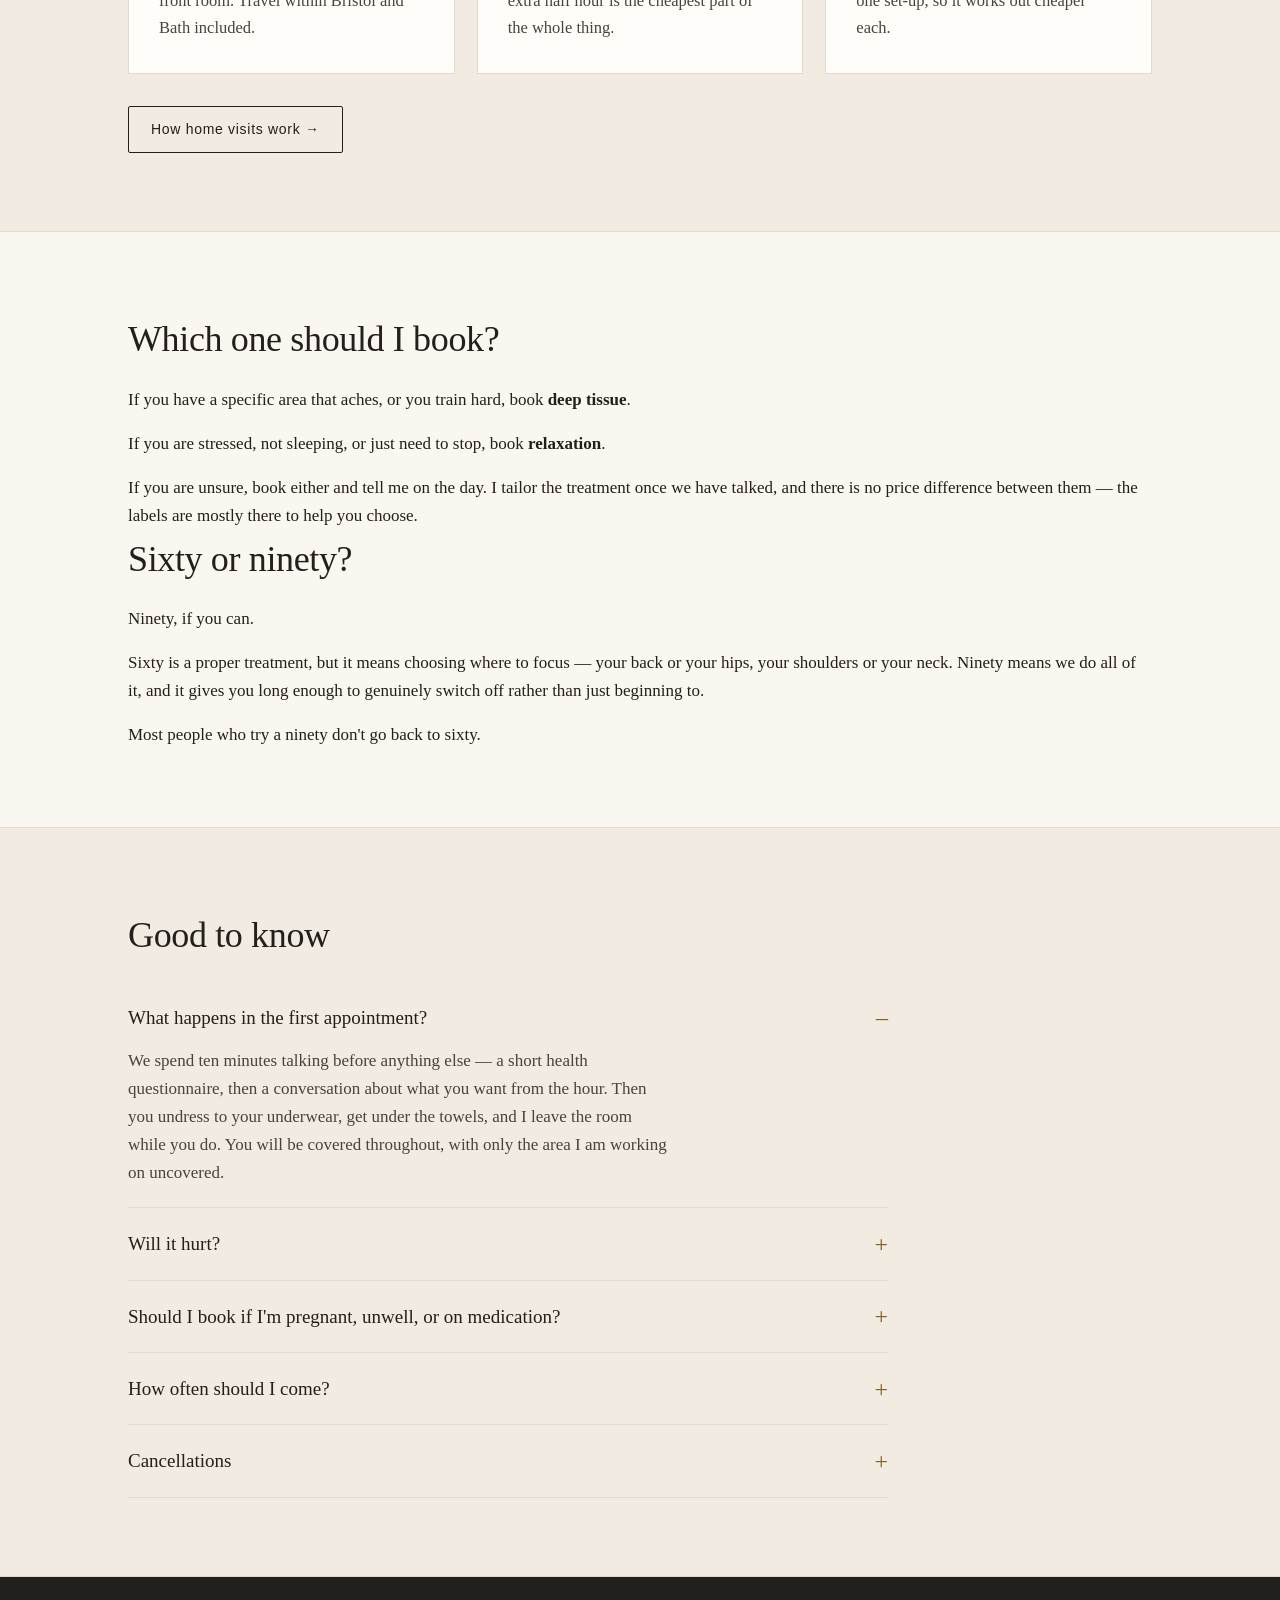
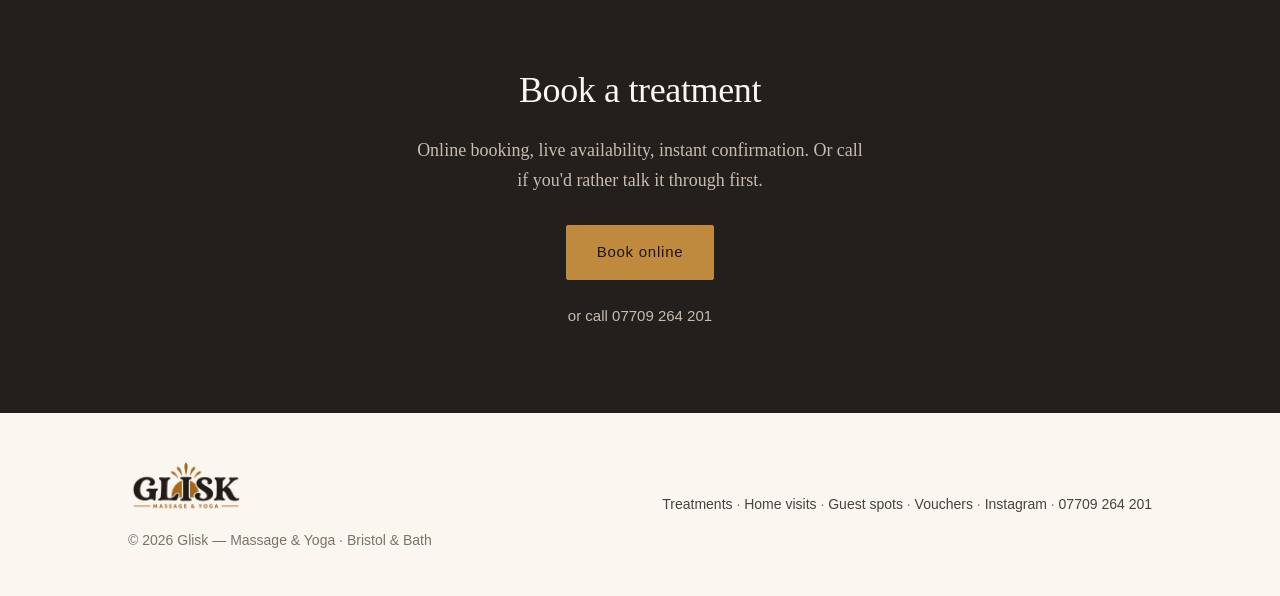
<file: treatments.html>
<!DOCTYPE html>
<html lang="en-GB">
<head>
<meta charset="utf-8">
<meta name="viewport" content="width=device-width, initial-scale=1">
<title>Treatments &amp; Prices — Deep Tissue &amp; Relaxation Massage, Bristol | Glisk</title>
<meta name="description" content="Deep tissue and relaxation massage in Brislington, Bristol, and Bath. 60 minutes £60, 90 minutes £85. Home visits from £75. Private and small group yoga.">
<link rel="canonical" href="https://gliskmassage.co.uk/treatments.html">
<meta property="og:type" content="website">
<meta property="og:title" content="Treatments &amp; Prices — Glisk Massage, Bristol &amp; Bath">
<meta property="og:description" content="Deep tissue and relaxation massage. 60 minutes £60, 90 minutes £85.">
<meta property="og:url" content="https://gliskmassage.co.uk/treatments.html">
<meta property="og:image" content="https://gliskmassage.co.uk/assets/img/og.jpg">
<meta property="og:image:width" content="1200">
<meta property="og:image:height" content="630">
<meta property="og:locale" content="en_GB">
<meta name="twitter:card" content="summary_large_image">
<link rel="stylesheet" href="assets/css/style.css">
</head>
<body>
<a href="#main" class="skip">Skip to content</a>

<nav>
  <div class="nav-in">
    <a href="index.html" class="logo"><img src="assets/img/logo.png" alt="Glisk — Massage &amp; Yoga, Bristol" width="960" height="480"></a>
    <div class="nav-links">
      <a href="treatments.html" aria-current="page">Treatments</a>
      <a href="home-visits.html">Home visits</a>
      <a href="guest-spots.html">Guest spots</a>
      <a href="gift-vouchers.html">Gift vouchers</a>
      <a href="about.html">About</a>
      <a href="book.html" class="btn">Book</a>
    </div>
  </div>
</nav>

<main id="main">

<header class="hero hero-sm">
  <div class="wrap">
    <div class="kicker">Treatments &amp; prices</div>
    <h1>Everything is tailored on the day.</h1>
    <p class="lede">We talk first about what is going on — where you hold tension, what you have been training or working at, how much pressure you actually want. Then I work to that, not to a routine.</p>
  </div>
</header>

<section>
  <div class="wrap">
    <h2>At St Anne's House, Brislington</h2>
    <p class="sec-intro">Open to everyone. A quiet, warm room in a community building in south Bristol, with easy parking.</p>
    <div class="cards">
      <div class="card">
        <h3>Deep Tissue Massage</h3>
        <div class="price">60 min · £60 &nbsp;|&nbsp; 90 min · £85</div>
        <p>Slow, firm and specific work into the layers of muscle and fascia that hold on. For desk-bound shoulders, tight hips, climbers' forearms, runners' legs. Firm, but never a fight — pressure is always yours to set.</p>
        <a href="book.html" class="btn btn-ghost">Book</a>
      </div>
      <div class="card card-feature">
        <span class="badge">Most booked</span>
        <h3>Relaxation &amp; Wellbeing Massage</h3>
        <div class="price">60 min · £60 &nbsp;|&nbsp; 90 min · £85</div>
        <p>Flowing, warm, full-body work with the nervous system in mind. Time to actually stop. If you are running at a constant simmer and can't get down from it, this is the one.</p>
        <a href="book.html" class="btn btn-ghost">Book</a>
      </div>
      <div class="card">
        <h3>Yoga — Private &amp; Small Group</h3>
        <div class="price">Enquire</div>
        <p>Five years of teaching, and it shapes how I work on the table. One-to-one sessions, small groups, and workshops pairing restorative yoga with hands-on bodywork.</p>
        <a href="mailto:hello@gliskmassage.co.uk" class="btn btn-ghost">Enquire</a>
      </div>
    </div>
  </div>
</section>

<section class="alt">
  <div class="wrap">
    <h2>At your home</h2>
    <p class="sec-intro">Bristol and Bath. Home visits are for women only — the reasoning is on the <a href="home-visits.html">home visits page</a>.</p>
    <div class="cards cards-3">
      <div class="card">
        <h3>60 minutes at home</h3>
        <div class="price">£75</div>
        <p>Deep tissue or relaxation, in your own front room. Travel within Bristol and Bath included.</p>
      </div>
      <div class="card">
        <h3>90 minutes at home</h3>
        <div class="price">£100</div>
        <p>Once I have travelled and set up, the extra half hour is the cheapest part of the whole thing.</p>
      </div>
      <div class="card">
        <h3>Two people, same visit</h3>
        <div class="price">From £140</div>
        <p>Back to back in the same house. Only one set-up, so it works out cheaper each.</p>
      </div>
    </div>
    <p style="margin-top:32px"><a href="home-visits.html" class="btn btn-ghost">How home visits work →</a></p>
  </div>
</section>

<section>
  <div class="wrap">
    <div class="two-even">
      <div>
        <h2>Which one should I book?</h2>
        <p>If you have a specific area that aches, or you train hard, book <strong>deep tissue</strong>.</p>
        <p>If you are stressed, not sleeping, or just need to stop, book <strong>relaxation</strong>.</p>
        <p>If you are unsure, book either and tell me on the day. I tailor the treatment once we have talked, and there is no price difference between them — the labels are mostly there to help you choose.</p>
      </div>
      <div>
        <h2>Sixty or ninety?</h2>
        <p>Ninety, if you can.</p>
        <p>Sixty is a proper treatment, but it means choosing where to focus — your back or your hips, your shoulders or your neck. Ninety means we do all of it, and it gives you long enough to genuinely switch off rather than just beginning to.</p>
        <p>Most people who try a ninety don't go back to sixty.</p>
      </div>
    </div>
  </div>
</section>

<section class="alt">
  <div class="wrap">
    <h2>Good to know</h2>
    <details open>
      <summary>What happens in the first appointment?</summary>
      <p>We spend ten minutes talking before anything else — a short health questionnaire, then a conversation about what you want from the hour. Then you undress to your underwear, get under the towels, and I leave the room while you do. You will be covered throughout, with only the area I am working on uncovered.</p>
    </details>
    <details>
      <summary>Will it hurt?</summary>
      <p>It shouldn't. Deep tissue means slow and specific, not brutal. There can be a strong sensation when we find something that has been holding for a while, but it should stay in the range where you can breathe and stay relaxed. I check in as we go, and you can ask me to ease off at any point.</p>
    </details>
    <details>
      <summary>Should I book if I'm pregnant, unwell, or on medication?</summary>
      <p>Often yes, but talk to me first. There are some conditions where massage needs adapting and a few where it isn't appropriate. Tell me what's going on when you book and I will be straight with you about whether it's a good idea.</p>
    </details>
    <details>
      <summary>How often should I come?</summary>
      <p>Depends entirely on what you're dealing with. Someone managing a long-standing problem might come every three or four weeks; someone using it to stay level might come every couple of months. I'll give you an honest view at the end of your first treatment, and I won't push you towards more than you need.</p>
    </details>
    <details>
      <summary>Cancellations</summary>
      <p>Treatments are paid for when you book, and cancelling refunds you in full, straight back to your card. Please give 24 hours' notice where you can, so the slot can go to someone else. Life happens, and I'm reasonable about it.</p>
    </details>
  </div>
</section>

<section class="book">
  <h2>Book a treatment</h2>
  <p>Online booking, live availability, instant confirmation. Or call if you'd rather talk it through first.</p>
  <a href="book.html" class="btn btn-lg">Book online</a>
  <a href="tel:07709264201" class="phone">or call 07709 264 201</a>
</section>

</main>

<footer>
  <div class="wrap foot-in">
    <div class="foot-brand"><img src="assets/img/logo.png" alt="" width="960" height="480"><span>© 2026 Glisk — Massage &amp; Yoga · Bristol &amp; Bath</span></div>
    <div>
      <a href="treatments.html">Treatments</a> ·
      <a href="home-visits.html">Home visits</a> ·
      <a href="guest-spots.html">Guest spots</a> ·
      <a href="gift-vouchers.html">Vouchers</a> ·
      <a href="https://www.instagram.com/glisk_massage_yoga">Instagram</a> ·
      <a href="tel:07709264201">07709 264 201</a>
    </div>
  </div>
</footer>

</body>
</html>
</file>
<file: assets/css/style.css>
/* ==========================================================================
   Glisk — Massage & Yoga, Bristol & Bath
   Single stylesheet. No frameworks, no build step, no external requests.
   Edit design tokens below; everything else derives from them.
   ========================================================================== */

:root{
  /* colour */
  --ink:#231f1c;
  --ink-soft:#4a423c;
  --muted:#7d7268;
  --paper:#faf6f0;
  --paper-2:#f2ebe1;
  --card:#fffdfa;
  --gleam:#c08a3e;         /* the accent — "a gleam of light" */
  --gleam-deep:#8a5f22;    /* accessible on light backgrounds */
  --gleam-soft:#e8d3b0;
  --line:#e3d9cc;
  --warn-bg:#fff8e6;
  --warn-line:#d8b978;
  --warn-ink:#6b4a16;

  /* type */
  --serif:"Iowan Old Style","Palatino Linotype",Palatino,Georgia,serif;
  --sans:ui-sans-serif,-apple-system,"Segoe UI",Inter,Helvetica,Arial,sans-serif;

  /* layout */
  --max:1080px;
  --gutter:28px;
}

*{box-sizing:border-box;margin:0;padding:0}
html{scroll-behavior:smooth;-webkit-text-size-adjust:100%}
body{
  background:var(--paper);color:var(--ink);
  font-family:var(--serif);font-size:17px;line-height:1.65;
  -webkit-font-smoothing:antialiased;
}
img{max-width:100%;height:auto;display:block}
.wrap{max-width:var(--max);margin:0 auto;padding:0 var(--gutter)}
.narrow{max-width:720px}

/* skip link — accessibility */
.skip{position:absolute;left:-9999px;top:0;background:var(--ink);color:var(--paper);
  padding:12px 18px;z-index:100;font-family:var(--sans);font-size:14px}
.skip:focus{left:0}

/* --------------------------------------------------------------- nav ---- */
nav{position:sticky;top:0;z-index:50;background:rgba(250,246,240,.92);
  backdrop-filter:blur(10px);border-bottom:1px solid var(--line)}
.nav-in{display:flex;align-items:center;justify-content:space-between;gap:20px;
  padding:9px var(--gutter);max-width:var(--max);margin:0 auto}
/* The logo is a stacked lockup — wordmark over a tagline — so it needs real
   height to stay legible. The nav's vertical padding is pulled in to keep the
   bar a sensible depth at that size. */
.logo{display:block;line-height:0;text-decoration:none;flex:0 0 auto}
.logo img{width:auto;height:62px;display:block}
@media(max-width:520px){.logo img{height:46px}}

/* footer lockup: the mark sits above the line of small print */
.foot-brand{display:flex;flex-direction:column;gap:14px;align-items:flex-start}
.foot-brand img{width:auto;height:58px;display:block}
.nav-links{display:flex;gap:24px;align-items:center}
.nav-links a{font-family:var(--sans);font-size:13.5px;letter-spacing:.06em;
  text-transform:uppercase;text-decoration:none}
/* Colour the plain links only. A bare `.nav-links a` colour rule outranks
   `.btn` on specificity, which left the Book button dark-on-dark. */
.nav-links a:not(.btn){color:var(--ink-soft)}
.nav-links a:not(.btn):hover,.nav-links a:not(.btn):focus{color:var(--gleam-deep)}
.nav-links a:not(.btn)[aria-current="page"]{color:var(--gleam-deep);border-bottom:1px solid var(--gleam)}
@media(max-width:860px){.nav-links a:not(.btn){display:none}}

/* -------------------------------------------------------------- button -- */
.btn{display:inline-block;font-family:var(--sans);font-size:14px;letter-spacing:.05em;
  background:var(--ink);color:var(--paper);padding:11px 22px;border-radius:2px;
  text-decoration:none;border:1px solid var(--ink);cursor:pointer;transition:background .2s,border-color .2s}
.btn:hover,.btn:focus{background:var(--gleam-deep);border-color:var(--gleam-deep)}
.btn-ghost{background:transparent;color:var(--ink)}
.btn-ghost:hover,.btn-ghost:focus{background:var(--ink);color:var(--paper);border-color:var(--ink)}
.btn-lg{padding:14px 30px;font-size:15px}

/* --------------------------------------------------------------- hero --- */
.hero{padding:92px 0 80px;border-bottom:1px solid var(--line);
  background:
    radial-gradient(ellipse 70% 90% at 78% 8%, rgba(232,211,176,.55), transparent 62%),
    linear-gradient(180deg,var(--paper) 0%, var(--paper-2) 100%)}
.hero-sm{padding:64px 0 56px}
.hero-in{display:grid;grid-template-columns:1.1fr .9fr;gap:54px;align-items:center}
.hero-photo{width:100%;height:auto;aspect-ratio:4/5;object-fit:cover;
  border:1px solid var(--line)}
@media(max-width:820px){.hero-in{grid-template-columns:1fr;gap:34px}}
.kicker{font-family:var(--sans);font-size:12.5px;letter-spacing:.22em;
  text-transform:uppercase;color:var(--gleam-deep);margin-bottom:20px}
h1{font-size:clamp(36px,6vw,60px);line-height:1.1;font-weight:400;
  letter-spacing:-.015em;max-width:17ch}
.hero-sm h1{font-size:clamp(32px,5vw,48px)}
.lede{margin-top:22px;font-size:20px;color:var(--ink-soft);max-width:54ch}
.hero-cta{margin-top:36px;display:flex;gap:14px;flex-wrap:wrap}
.hero-meta{margin-top:42px;padding-top:22px;border-top:1px solid var(--line);
  display:flex;gap:32px;flex-wrap:wrap;font-family:var(--sans);
  font-size:13.5px;color:var(--muted);letter-spacing:.03em}

/* ----------------------------------------------------------- sections --- */
section{padding:78px 0}
section.alt{background:var(--paper-2);border-top:1px solid var(--line);
  border-bottom:1px solid var(--line)}
h2{font-size:clamp(27px,3.5vw,36px);font-weight:400;letter-spacing:-.01em;margin-bottom:16px}
h3{font-size:21px;font-weight:400;margin-bottom:8px}
h4{font-family:var(--sans);font-size:13px;font-weight:600;letter-spacing:.12em;
  text-transform:uppercase;color:var(--gleam-deep);margin-bottom:10px}
.sec-intro{color:var(--ink-soft);max-width:58ch;margin-bottom:42px;font-size:18px}
p+p{margin-top:16px}
a{color:var(--gleam-deep)}
strong{font-weight:600}

/* ------------------------------------------------------------ namebox --- */
.namebox{background:var(--card);border:1px solid var(--line);
  border-left:3px solid var(--gleam);padding:32px 34px;max-width:640px}
.namebox .word{font-size:30px;letter-spacing:.04em;margin-bottom:4px}
.namebox .pron{font-family:var(--sans);font-size:13.5px;color:var(--muted);
  margin-bottom:16px;letter-spacing:.03em}
.namebox p{color:var(--ink-soft)}

/* -------------------------------------------------------------- cards --- */
.cards{display:grid;grid-template-columns:repeat(auto-fit,minmax(280px,1fr));gap:22px}
.cards-3{grid-template-columns:repeat(auto-fit,minmax(250px,1fr))}
.cards-4{grid-template-columns:repeat(2,1fr)}
.cards-4up{grid-template-columns:repeat(auto-fit,minmax(215px,1fr))}
@media(max-width:620px){.cards-4{grid-template-columns:1fr}}
.card{background:var(--card);border:1px solid var(--line);padding:32px 30px;
  display:flex;flex-direction:column;position:relative}
.card .price{font-family:var(--sans);color:var(--gleam-deep);font-size:15px;
  letter-spacing:.06em;margin-bottom:14px}
.card p{color:var(--ink-soft);font-size:16.5px;flex:1}
.card .btn{margin-top:22px;align-self:flex-start}
.badge{position:absolute;top:0;right:0;font-family:var(--sans);font-size:11px;
  letter-spacing:.14em;text-transform:uppercase;background:var(--gleam-soft);
  color:var(--warn-ink);padding:5px 11px;border-radius:0 0 0 2px}
.card-feature{border:1px solid var(--gleam);box-shadow:0 2px 20px rgba(192,138,62,.12)}

/* -------------------------------------------------------- voucher tier -- */
.tier{background:var(--card);border:1px solid var(--line);padding:34px 30px;
  display:flex;flex-direction:column;position:relative;text-align:left}
.tier .amount{font-size:44px;line-height:1;letter-spacing:-.02em;margin-bottom:6px}
.tier .what{font-family:var(--sans);font-size:13px;letter-spacing:.1em;
  text-transform:uppercase;color:var(--muted);margin-bottom:18px}
.tier p{color:var(--ink-soft);font-size:16px;flex:1}
.tier .btn{margin-top:24px}

/* --------------------------------------------------------------- two ---- */
.two{display:grid;grid-template-columns:1.15fr .85fr;gap:54px;align-items:start}
.two-even{grid-template-columns:1fr 1fr}
@media(max-width:820px){.two,.two-even{grid-template-columns:1fr;gap:36px}}
/* real photos */
.photo{width:100%;height:auto;display:block;border:1px solid var(--line)}
.photo-portrait{aspect-ratio:4/5;object-fit:cover}
.photo-wide{aspect-ratio:8/5;object-fit:cover}
figure{margin:0}
figcaption{font-family:var(--sans);font-size:13px;color:var(--muted);margin-top:10px}

/* fallback placeholder — only used where no photo exists yet */
.portrait{aspect-ratio:4/5;border:1px solid var(--line);
  background:radial-gradient(ellipse at 60% 30%, var(--gleam-soft), var(--paper-2));
  display:flex;align-items:center;justify-content:center;font-family:var(--sans);
  font-size:13px;color:var(--muted);text-align:center;padding:24px;letter-spacing:.04em}

/* --------------------------------------------------------------- list --- */
ul.ticks{list-style:none;margin-top:20px}
ul.ticks li{padding-left:24px;position:relative;margin-bottom:10px;color:var(--ink-soft)}
ul.ticks li:before{content:"";position:absolute;left:0;top:11px;width:9px;height:9px;
  background:var(--gleam);border-radius:50%}
ol.steps{list-style:none;counter-reset:s;margin-top:8px}
ol.steps li{counter-increment:s;padding-left:52px;position:relative;margin-bottom:26px;
  color:var(--ink-soft)}
ol.steps li:before{content:counter(s);position:absolute;left:0;top:-2px;
  width:34px;height:34px;border:1px solid var(--gleam);border-radius:50%;
  display:flex;align-items:center;justify-content:center;
  font-family:var(--sans);font-size:14px;color:var(--gleam-deep)}
ol.steps li strong{display:block;color:var(--ink);font-weight:400;font-size:19px;margin-bottom:4px}

/* ------------------------------------------------------------- places --- */
.places{display:grid;grid-template-columns:repeat(auto-fit,minmax(250px,1fr));gap:22px}
.place{background:var(--card);border:1px solid var(--line);padding:26px}
.place .city{font-family:var(--sans);font-size:11.5px;letter-spacing:.18em;
  text-transform:uppercase;color:var(--gleam-deep);margin-bottom:8px}
.place p{font-size:16px;color:var(--ink-soft)}
.place-photo{display:block;width:calc(100% + 52px);max-width:none;height:auto;
  margin:-26px -26px 20px;aspect-ratio:8/5;object-fit:cover;
  border-bottom:1px solid var(--line)}

/* ------------------------------------------------------------- quotes --- */
/* A carousel with no JavaScript in it: a scroll-snapping row. Swipes on a
   phone, scrolls or arrow-keys on a desktop, and works with scripts off. */
.quotes{display:flex;gap:22px;overflow-x:auto;align-items:flex-start;
  scroll-snap-type:x proximity;padding-bottom:16px}
.quotes:focus-visible{outline:2px solid var(--gleam);outline-offset:6px}
.quote{flex:0 0 min(380px,80vw);scroll-snap-align:start;margin:0;
  background:var(--card);border:1px solid var(--line);padding:30px}
.quote blockquote{margin:0}
.quote p{color:var(--ink-soft);font-size:16.5px}
.quote p + p{margin-top:14px}
.quote figcaption{margin-top:22px;padding-top:16px;border-top:1px solid var(--line);
  font-family:var(--sans);font-size:13.5px;letter-spacing:.04em;color:var(--ink)}
.quote figcaption span{display:block;margin-top:6px;font-size:11px;
  letter-spacing:.18em;text-transform:uppercase;color:var(--muted)}
@media(prefers-reduced-motion:no-preference){.quotes{scroll-behavior:smooth}}

/* ---------------------------------------------------------- policy box -- */
.policy{background:var(--card);border:1px solid var(--line);border-left:3px solid var(--gleam);
  padding:30px 32px;max-width:720px}
.policy h3{margin-bottom:12px}
.policy p{color:var(--ink-soft)}

/* ---------------------------------------------------------------- faq --- */
details{border-bottom:1px solid var(--line);padding:20px 0;max-width:760px}
summary{cursor:pointer;font-size:19px;list-style:none;display:flex;
  justify-content:space-between;gap:18px;align-items:center}
summary::-webkit-details-marker{display:none}
summary:after{content:"+";color:var(--gleam-deep);font-size:24px;line-height:1}
details[open] summary:after{content:"\2013"}
details p{margin-top:14px;color:var(--ink-soft);max-width:64ch}
details ul{margin-top:12px;margin-left:20px;color:var(--ink-soft)}
details li{margin-bottom:6px}

/* --------------------------------------------------------------- book --- */
.book{background:var(--ink);color:var(--paper);text-align:center;padding:84px var(--gutter)}
.book h2{color:var(--paper)}
.book p{color:#c8bcae;max-width:50ch;margin:0 auto 30px;font-size:18px}
.book .btn{background:var(--gleam);color:#1a1613;border-color:var(--gleam)}
.book .btn:hover,.book .btn:focus{background:var(--gleam-soft);border-color:var(--gleam-soft)}
.book .phone{display:block;margin-top:24px;color:#c8bcae;text-decoration:none;
  font-family:var(--sans);font-size:15px}
.book .phone:hover{color:var(--gleam-soft)}

/* ------------------------------------------------------------- footer --- */
footer{padding:44px 0;font-family:var(--sans);font-size:14px;color:var(--muted)}
.foot-in{display:flex;justify-content:space-between;gap:20px;flex-wrap:wrap;align-items:center}
footer a{color:var(--ink-soft);text-decoration:none}
footer a:hover,footer a:focus{color:var(--gleam-deep)}

/* -------------------------------------------------------- editor note --- */
/* Remove all .note blocks before the site goes live. */
.note{background:var(--warn-bg);border:1px dashed var(--warn-line);color:var(--warn-ink);
  padding:14px 18px;font-family:var(--sans);font-size:13.5px;line-height:1.55;
  margin-top:26px;border-radius:2px}

/* ------------------------------------------------------------- print ---- */
@media print{
  nav,.book,.hero-cta,.note{display:none}
  body{background:#fff;font-size:12pt}
}

/* ------------------------------------------------- reduced motion ------- */
@media(prefers-reduced-motion:reduce){
  html{scroll-behavior:auto}
  *{transition:none!important;animation:none!important}
}

/* ------------------------------------------------------------- booking -- */
.step-nav{display:flex;gap:14px;flex-wrap:wrap;margin-top:32px}
.loading{font-family:var(--sans);font-size:14px;color:var(--muted);margin-top:20px}
.muted-line{font-family:var(--sans);font-size:14px;color:var(--muted);margin-top:14px}
.step h2:focus,.step h3:focus{outline:none}

.slot-days{display:flex;flex-direction:column;gap:30px}
.slot-day h3{font-size:18px;margin-bottom:12px;color:var(--ink)}
.slot-list{display:flex;flex-wrap:wrap;gap:10px}
.slot{font-family:var(--sans);font-size:14.5px;background:var(--card);
  border:1px solid var(--line);color:var(--ink);padding:11px 16px;border-radius:2px;
  cursor:pointer;transition:background .15s,border-color .15s,color .15s}
.slot:hover{border-color:var(--gleam);color:var(--gleam-deep)}
.slot:focus-visible,.btn:focus-visible,.slot-day .slot:focus-visible{
  outline:2px solid var(--gleam-deep);outline-offset:2px}

.bookform{max-width:520px;display:flex;flex-direction:column;gap:22px;margin-top:8px}
.bookform label{display:flex;flex-direction:column;gap:7px;font-family:var(--sans);
  font-size:14px;letter-spacing:.04em;color:var(--ink)}
.bookform .opt{color:var(--muted);letter-spacing:0}
.bookform input,.bookform textarea{font-family:var(--serif);font-size:17px;
  padding:12px 14px;border:1px solid var(--line);background:var(--card);
  color:var(--ink);border-radius:2px;width:100%}
.bookform input:focus,.bookform textarea:focus{outline:2px solid var(--gleam-deep);
  outline-offset:1px;border-color:var(--gleam)}
.bookform .hint{font-size:13px;color:var(--muted);letter-spacing:0}
.formerror{font-family:var(--sans);font-size:14.5px;color:var(--warn-ink);
  background:var(--warn-bg);border:1px solid var(--warn-line);padding:12px 14px;
  border-radius:2px;margin-top:18px}
/* spam trap — off-screen rather than display:none, which some bots skip */
.hp{position:absolute;left:-9999px;width:1px;height:1px;overflow:hidden}

@media(prefers-reduced-motion:reduce){
  .slot,.btn{transition:none}
  html{scroll-behavior:auto}
}

/* ----------------------------------------------------------- instagram -- */
.ig-grid{display:grid;grid-template-columns:repeat(auto-fit,minmax(280px,1fr));gap:22px}
.ig-card{background:var(--card);border:1px solid var(--line);padding:28px 26px;
  display:flex;flex-direction:column;align-items:flex-start;gap:12px;min-height:200px}
.ig-card.is-loaded{padding:0;border:none;background:none;min-height:0}
.ig-kind{font-family:var(--sans);font-size:11.5px;letter-spacing:.18em;
  text-transform:uppercase;color:var(--gleam-deep)}
.ig-card p{color:var(--ink-soft);font-size:16.5px;flex:1}
.ig-card .btn{margin-top:4px}
.ig-alt{font-family:var(--sans);font-size:13.5px;flex:0}
.ig-card .instagram-media{margin:0 auto !important;min-width:0 !important}
.travelline{font-family:var(--sans);font-size:14.5px;color:var(--gleam-deep);
  background:var(--paper-2);border:1px solid var(--gleam-soft);padding:12px 14px;
  border-radius:2px}
.travelline.is-problem{color:var(--warn-ink);background:var(--warn-bg);border-color:var(--warn-line)}

/* --------------------------------------------------------------- posts -- */
/* Instagram posts, self-hosted. A native <video> with a poster gives the
   preview, the play button and inline playback on its own — no script, and
   nothing loaded from Meta, which is what keeps the site cookie-free.
   preload="none" means the video itself is only fetched if someone plays it. */
</file>
